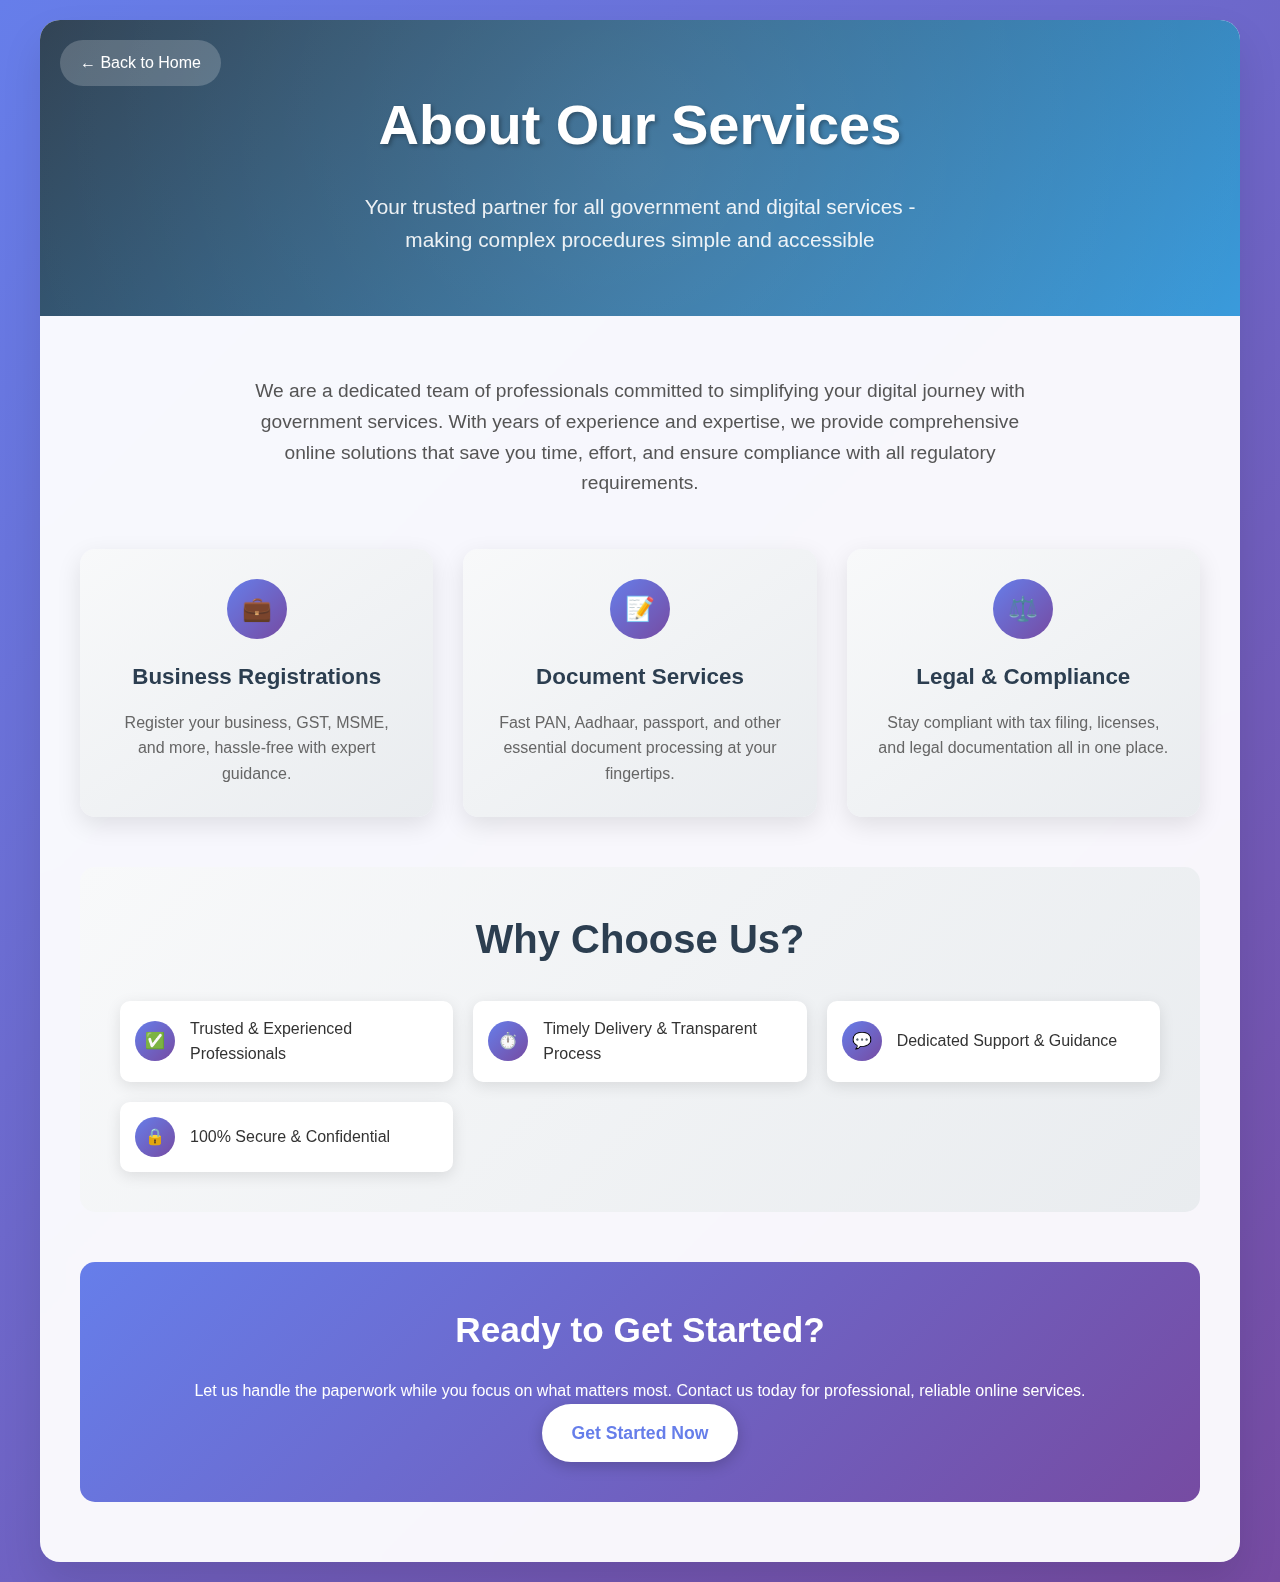
<file: about.html>
<!DOCTYPE html>
<html lang="en">
<head>
    <script async src="https://pagead2.googlesyndication.com/pagead/js/adsbygoogle.js?client=ca-pub-9009969511217319" crossorigin="anonymous"></script>
    <script>
        (adsbygoogle = window.adsbygoogle || []).push({
            google_ad_client: "ca-pub-9009969511217319",
            enable_page_level_ads: true
        });
    </script>
    <meta charset="UTF-8">
    <meta name="viewport" content="width=device-width, initial-scale=1.0">
    <title>About Us - Online Services</title>
    <style>
        * { margin: 0; padding: 0; box-sizing: border-box; }

        body {
            font-family: 'Segoe UI', Tahoma, Geneva, Verdana, sans-serif;
            line-height: 1.6;
            color: #333;
            background: linear-gradient(135deg, #667eea 0%, #764ba2 100%);
            min-height: 100vh;
            padding: 20px;
        }

        .about-container {
            max-width: 1200px;
            margin: 0 auto;
            background: rgba(255, 255, 255, 0.95);
            backdrop-filter: blur(10px);
            border-radius: 20px;
            box-shadow: 0 20px 40px rgba(0, 0, 0, 0.1);
            overflow: hidden;
            animation: fadeInUp 0.8s ease-out;
        }

        @keyframes fadeInUp {
            from { opacity: 0; transform: translateY(30px);}
            to   { opacity: 1; transform: translateY(0);}
        }

        .hero-section {
            background: linear-gradient(135deg, #2c3e50 0%, #3498db 100%);
            color: white;
            padding: 60px 40px;
            text-align: center;
            position: relative;
            overflow: hidden;
        }

        .hero-section::before {
            content: '';
            position: absolute;
            top: -50%;
            left: -50%;
            width: 200%;
            height: 200%;
            background: radial-gradient(circle, rgba(255,255,255,0.1) 0%, transparent 70%);
            animation: rotate 20s linear infinite;
        }

        @keyframes rotate {
            0% { transform: rotate(0deg);}
            100%{ transform: rotate(360deg);}
        }

        .hero-content {
            position: relative;
            z-index: 1;
        }

        .hero-section h1 {
            font-size: 3.5rem;
            font-weight: 700;
            margin-bottom: 20px;
            text-shadow: 2px 2px 4px rgba(0,0,0,0.3);
        }

        .hero-section p {
            font-size: 1.3rem;
            opacity: 0.9;
            max-width: 600px;
            margin: 0 auto;
        }

        .nav-back {
            position: absolute;
            top: 20px;
            left: 20px;
            background: rgba(255, 255, 255, 0.2);
            color: white;
            padding: 10px 20px;
            text-decoration: none;
            border-radius: 25px;
            transition: all 0.3s ease;
            z-index: 2;
            cursor: pointer;
            font-size: 1rem;
        }

        .nav-back:hover, .nav-back:focus {
            background: rgba(255, 255, 255, 0.3);
            transform: translateX(-5px);
            color: #fff;
            text-decoration: none;
        }

        .content-section { padding: 60px 40px; }

        .intro-text {
            font-size: 1.2rem;
            text-align: center;
            margin-bottom: 50px;
            color: #555;
            max-width: 800px;
            margin-left: auto;
            margin-right: auto;
        }

        .services-grid {
            display: grid;
            grid-template-columns: repeat(auto-fit, minmax(300px, 1fr));
            gap: 30px;
            margin-bottom: 50px;
        }

        .service-card {
            background: linear-gradient(145deg, #f8f9fa, #e9ecef);
            border-radius: 15px;
            padding: 30px;
            text-align: center;
            box-shadow: 0 8px 25px rgba(0, 0, 0, 0.1);
            transition: all 0.3s ease;
            position: relative;
            overflow: hidden;
        }

        .service-card::before {
            content: '';
            position: absolute;
            top: 0;
            left: -100%;
            width: 100%;
            height: 100%;
            background: linear-gradient(90deg, transparent, rgba(255,255,255,0.4), transparent);
            transition: left 0.5s;
        }

        .service-card:hover::before {
            left: 100%;
        }

        .service-card:hover {
            transform: translateY(-10px);
            box-shadow: 0 15px 35px rgba(0, 0, 0, 0.15);
        }

        .service-icon {
            width: 60px;
            height: 60px;
            background: linear-gradient(135deg, #667eea, #764ba2);
            border-radius: 50%;
            margin: 0 auto 20px;
            display: flex;
            align-items: center;
            justify-content: center;
            font-size: 24px;
            color: white;
        }

        .service-card h3 {
            font-size: 1.4rem;
            margin-bottom: 15px;
            color: #2c3e50;
        }

        .service-card p { color: #666; line-height: 1.6; }

        .why-choose-us {
            background: linear-gradient(135deg, #f8f9fa 0%, #e9ecef 100%);
            border-radius: 15px;
            padding: 40px;
            margin-top: 50px;
        }

        .why-choose-us h2 {
            text-align: center;
            font-size: 2.5rem;
            color: #2c3e50;
            margin-bottom: 30px;
        }

        .features-list {
            display: grid;
            grid-template-columns: repeat(auto-fit, minmax(250px, 1fr));
            gap: 20px;
        }

        .feature-item {
            display: flex;
            align-items: center;
            padding: 15px;
            background: white;
            border-radius: 10px;
            box-shadow: 0 4px 15px rgba(0, 0, 0, 0.1);
            transition: transform 0.3s ease;
        }

        .feature-item:hover {
            transform: scale(1.05);
        }

        .feature-icon {
            width: 40px;
            height: 40px;
            background: linear-gradient(135deg, #667eea, #764ba2);
            border-radius: 50%;
            display: flex;
            align-items: center;
            justify-content: center;
            color: white;
            margin-right: 15px;
            flex-shrink: 0;
        }

        .cta-section {
            text-align: center;
            margin-top: 50px;
            padding: 40px;
            background: linear-gradient(135deg, #667eea 0%, #764ba2 100%);
            border-radius: 15px;
            color: white;
        }

        .cta-section h2 {
            font-size: 2.2rem;
            margin-bottom: 20px;
        }

        .cta-button {
            display: inline-block;
            padding: 15px 30px;
            background: white;
            color: #667eea;
            text-decoration: none;
            border-radius: 30px;
            font-weight: 600;
            font-size: 1.1rem;
            transition: all 0.3s ease;
            box-shadow: 0 4px 15px rgba(0, 0, 0, 0.2);
        }

        .cta-button:hover {
            transform: translateY(-3px);
            box-shadow: 0 8px 25px rgba(0, 0, 0, 0.3);
        }

        @media (max-width: 768px) {
            .hero-section h1 { font-size: 2.5rem; }
            .hero-section p { font-size: 1.1rem; }
            .content-section { padding: 40px 20px; }
            .services-grid { grid-template-columns: 1fr; }
        }
    </style>
</head>
<body>
    <div class="about-container">
        <div class="hero-section">
            <!-- Back to Home button: direct link, no JS -->
            <a href="js-blog.html" class="nav-back">← Back to Home</a>
            <div class="hero-content">
                <h1>About Our Services</h1>
                <p>Your trusted partner for all government and digital services - making complex procedures simple and accessible</p>
            </div>
        </div>

        <div class="content-section">
            <div class="intro-text">
                <p>We are a dedicated team of professionals committed to simplifying your digital journey with government services. With years of experience and expertise, we provide comprehensive online solutions that save you time, effort, and ensure compliance with all regulatory requirements.</p>
            </div>

            <div class="services-grid">
                <div class="service-card">
                    <div class="service-icon">💼</div>
                    <h3>Business Registrations</h3>
                    <p>Register your business, GST, MSME, and more, hassle-free with expert guidance.</p>
                </div>
                <div class="service-card">
                    <div class="service-icon">📝</div>
                    <h3>Document Services</h3>
                    <p>Fast PAN, Aadhaar, passport, and other essential document processing at your fingertips.</p>
                </div>
                <div class="service-card">
                    <div class="service-icon">⚖️</div>
                    <h3>Legal & Compliance</h3>
                    <p>Stay compliant with tax filing, licenses, and legal documentation all in one place.</p>
                </div>
            </div>

            <div class="why-choose-us">
                <h2>Why Choose Us?</h2>
                <div class="features-list">
                    <div class="feature-item">
                        <div class="feature-icon">✅</div>
                        <span>Trusted & Experienced Professionals</span>
                    </div>
                    <div class="feature-item">
                        <div class="feature-icon">⏱️</div>
                        <span>Timely Delivery & Transparent Process</span>
                    </div>
                    <div class="feature-item">
                        <div class="feature-icon">💬</div>
                        <span>Dedicated Support & Guidance</span>
                    </div>
                    <div class="feature-item">
                        <div class="feature-icon">🔒</div>
                        <span>100% Secure & Confidential</span>
                    </div>
                </div>
            </div>

            <div class="cta-section">
                <h2>Ready to Get Started?</h2>
                <p>Let us handle the paperwork while you focus on what matters most. Contact us today for professional, reliable online services.</p>
                <a href="contact.html" class="cta-button">Get Started Now</a>
            </div>
        </div>
    </div>
</body>
</html>
</file>
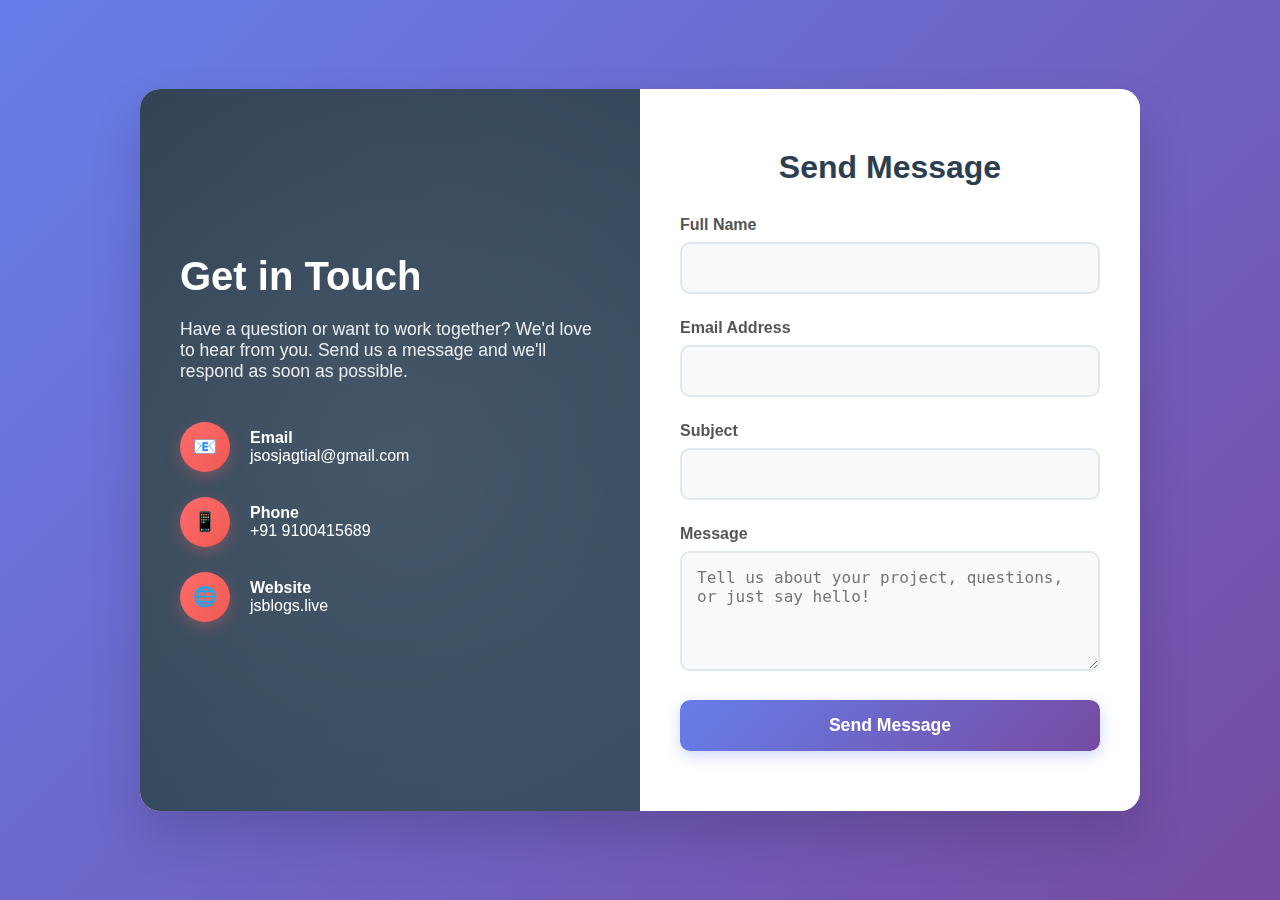
<file: contact.html>
<!DOCTYPE html>
<html lang="en">
<head>
    <meta charset="UTF-8">
    <meta name="viewport" content="width=device-width, initial-scale=1.0">
    <title>Contact Us - JS Blogs</title>
    <style>
        * {
            margin: 0;
            padding: 0;
            box-sizing: border-box;
        }

        body {
            font-family: 'Segoe UI', Tahoma, Geneva, Verdana, sans-serif;
            background: linear-gradient(135deg, #667eea 0%, #764ba2 100%);
            min-height: 100vh;
            display: flex;
            align-items: center;
            justify-content: center;
            padding: 20px;
        }

        .nav-back {
            position: absolute;
            top: 30px;
            left: 30px;
            color: white;
            text-decoration: none;
            font-size: 1.1rem;
            font-weight: 600;
            padding: 12px 20px;
            background: rgba(255, 255, 255, 0.2);
            border-radius: 25px;
            backdrop-filter: blur(10px);
            transition: all 0.3s ease;
            z-index: 100;
            border: 1px solid rgba(255, 255, 255, 0.3);
        }

        .nav-back:hover {
            background: rgba(255, 255, 255, 0.3);
            transform: translateY(-2px);
            box-shadow: 0 5px 15px rgba(0, 0, 0, 0.2);
        }

        .contact-container {
            background: rgba(255, 255, 255, 0.95);
            backdrop-filter: blur(10px);
            border-radius: 20px;
            box-shadow: 0 25px 50px rgba(0, 0, 0, 0.15);
            max-width: 1000px;
            width: 100%;
            overflow: hidden;
            display: grid;
            grid-template-columns: 1fr 1fr;
            min-height: 600px;
        }

        .contact-info {
            background: linear-gradient(135deg, #2c3e50 0%, #34495e 100%);
            color: white;
            padding: 60px 40px;
            display: flex;
            flex-direction: column;
            justify-content: center;
            position: relative;
            overflow: hidden;
        }

        .contact-info::before {
            content: '';
            position: absolute;
            top: -50%;
            right: -50%;
            width: 200%;
            height: 200%;
            background: radial-gradient(circle, rgba(255,255,255,0.1) 0%, transparent 70%);
            animation: float 6s ease-in-out infinite;
        }

        @keyframes float {
            0%, 100% { transform: translate(0, 0) rotate(0deg); }
            50% { transform: translate(-20px, -20px) rotate(180deg); }
        }

        .contact-info h2 {
            font-size: 2.5rem;
            margin-bottom: 20px;
            color: #fff;
            z-index: 1;
            position: relative;
        }

        .contact-info p {
            font-size: 1.1rem;
            margin-bottom: 40px;
            opacity: 0.9;
            z-index: 1;
            position: relative;
        }

        .contact-item {
            display: flex;
            align-items: center;
            margin-bottom: 25px;
            z-index: 1;
            position: relative;
            transition: transform 0.3s ease;
        }

        .contact-item:hover {
            transform: translateX(10px);
        }

        .contact-icon {
            width: 50px;
            height: 50px;
            background: linear-gradient(135deg, #ff6b6b, #ee5a52);
            border-radius: 50%;
            display: flex;
            align-items: center;
            justify-content: center;
            margin-right: 20px;
            font-size: 1.2rem;
            box-shadow: 0 5px 15px rgba(255, 107, 107, 0.3);
        }

        .contact-form {
            padding: 60px 40px;
            background: white;
        }

        .form-title {
            font-size: 2rem;
            color: #2c3e50;
            margin-bottom: 30px;
            text-align: center;
        }

        .form-group {
            margin-bottom: 25px;
        }

        .form-group label {
            display: block;
            margin-bottom: 8px;
            color: #555;
            font-weight: 600;
        }

        .form-group input,
        .form-group textarea {
            width: 100%;
            padding: 15px;
            border: 2px solid #e1e8ed;
            border-radius: 10px;
            font-size: 1rem;
            transition: all 0.3s ease;
            background: #f8f9fa;
        }

        .form-group input:focus,
        .form-group textarea:focus {
            outline: none;
            border-color: #667eea;
            background: white;
            box-shadow: 0 0 0 3px rgba(102, 126, 234, 0.1);
            transform: translateY(-2px);
        }

        .form-group textarea {
            resize: vertical;
            min-height: 120px;
        }

        .submit-btn {
            width: 100%;
            padding: 15px;
            background: linear-gradient(135deg, #667eea 0%, #764ba2 100%);
            color: white;
            border: none;
            border-radius: 10px;
            font-size: 1.1rem;
            font-weight: 600;
            cursor: pointer;
            transition: all 0.3s ease;
            box-shadow: 0 5px 15px rgba(102, 126, 234, 0.3);
        }

        .submit-btn:hover {
            transform: translateY(-2px);
            box-shadow: 0 8px 25px rgba(102, 126, 234, 0.4);
        }

        .submit-btn:active {
            transform: translateY(0);
        }

        /* Responsive Design */
        @media (max-width: 768px) {
            .contact-container {
                grid-template-columns: 1fr;
                max-width: 500px;
            }
            
            .contact-info,
            .contact-form {
                padding: 40px 30px;
            }
            
            .contact-info h2 {
                font-size: 2rem;
            }
            
            .form-title {
                font-size: 1.5rem;
            }
        }

        /* Animation for page load */
        .contact-container {
            animation: slideUp 0.8s ease-out;
        }

        @keyframes slideUp {
            from {
                opacity: 0;
                transform: translateY(50px);
            }
            to {
                opacity: 1;
                transform: translateY(0);
            }
        }
    </style>
</head>
<body>
    <div class="contact-container">
        <div class="contact-info">
            <h2>Get in Touch</h2>
            <p>Have a question or want to work together? We'd love to hear from you. Send us a message and we'll respond as soon as possible.</p>
            
            <div class="contact-item">
                <div class="contact-icon">📧</div>
                <div>
                    <h4>Email</h4>
                    <a href="mailto:jsosjagtial@gmail.com" style="color: #fff; text-decoration: none;">jsosjagtial@gmail.com</a>
                </div>
            </div>
            
            <div class="contact-item">
                <div class="contact-icon">📱</div>
                <div>
                    <h4>Phone</h4>
                    <a href="tel:+919100415689" style="color: #fff; text-decoration: none;">+91 9100415689</a>
                </div>
            </div>
            
            <div class="contact-item">
                <div class="contact-icon">🌐</div>
                <div>
                    <h4>Website</h4>
                    <a href="https://jsblogs.live/" style="color: #fff; text-decoration: none;">jsblogs.live</a>
                </div>
            </div>
        </div>
        
        <div class="contact-form">
            <h2 class="form-title">Send Message</h2>
            <form id="contactForm">
                <div class="form-group">
                    <label for="name">Full Name</label>
                    <input type="text" id="name" name="name" required>
                </div>
                
                <div class="form-group">
                    <label for="email">Email Address</label>
                    <input type="email" id="email" name="email" required>
                </div>
                
                <div class="form-group">
                    <label for="subject">Subject</label>
                    <input type="text" id="subject" name="subject" required>
                </div>
                
                <div class="form-group">
                    <label for="message">Message</label>
                    <textarea id="message" name="message" placeholder="Tell us about your project, questions, or just say hello!" required></textarea>
                </div>
                
                <button type="submit" class="submit-btn">Send Message</button>
            </form>
        </div>
    </div>

    <script>
        document.getElementById('contactForm').addEventListener('submit', function(e) {
            e.preventDefault();
            
            // Get form data
            const formData = new FormData(this);
            const name = formData.get('name');
            const email = formData.get('email');
            const subject = formData.get('subject');
            const message = formData.get('message');
            
            // Create mailto link
            const mailtoLink = `mailto:jsosjagtial@gmail.com?subject=${encodeURIComponent(subject)}&body=${encodeURIComponent(`Name: ${name}\nEmail: ${email}\n\nMessage:\n${message}`)}`;
            
            // Open email client
            window.location.href = mailtoLink;
            
            // Show success message
            alert('Thank you for your message! Your email client should open now.');
            
            // Reset form
            this.reset();
        });

        // Add smooth scrolling and interaction effects
        document.querySelectorAll('.contact-item').forEach(item => {
            item.addEventListener('mouseenter', function() {
                this.style.transform = 'translateX(10px)';
            });
            
            item.addEventListener('mouseleave', function() {
                this.style.transform = 'translateX(0)';
            });
        });
    </script>
</body>
</html>
</file>
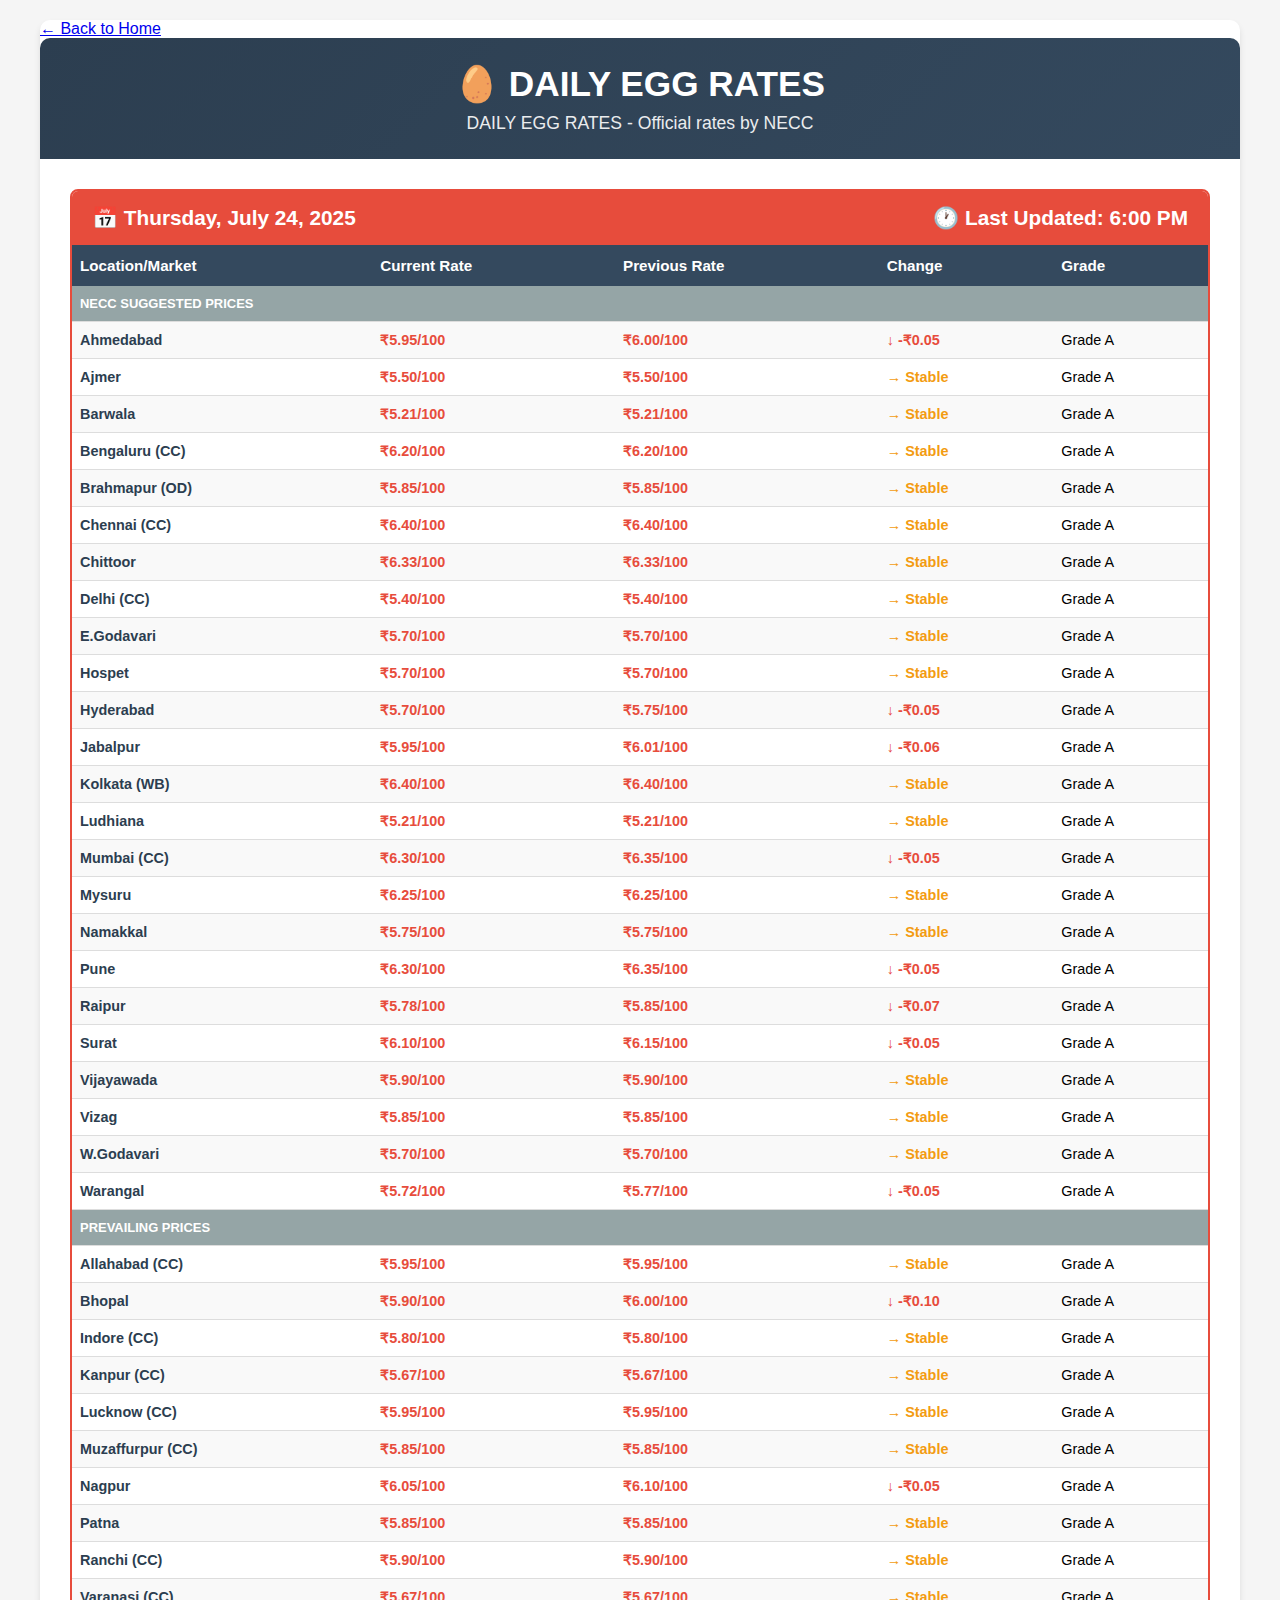
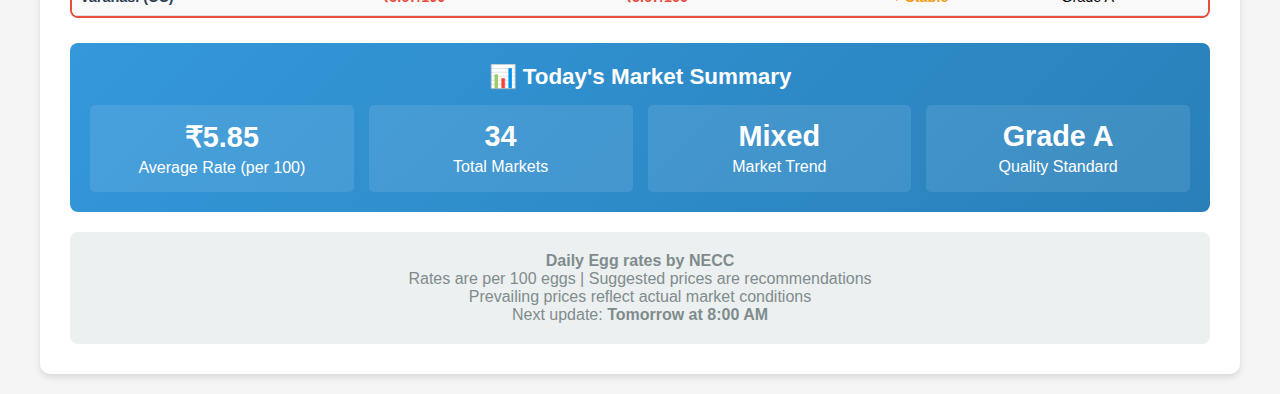
<file: Eggrates.html>
<!DOCTYPE html>
<html lang="en">
<head>
    <script async src="https://pagead2.googlesyndication.com/pagead/js/adsbygoogle.js?client=ca-pub-9009969511217319" crossorigin="anonymous"></script>
    <script>
        (adsbygoogle = window.adsbygoogle || []).push({
            google_ad_client: "ca-pub-9009969511217319",
            enable_page_level_ads: true
        });
    </script>
    <meta charset="UTF-8">
    <meta name="viewport" content="width=device-width, initial-scale=1.0">
    <title>Daily Egg Rates - Official</title>
    <style>
        * {
            margin: 0;
            padding: 0;
            box-sizing: border-box;
        }

        body {
            font-family: Arial, sans-serif;
            background-color: #f5f5f5;
            padding: 20px;
        }

        .container {
            max-width: 1200px;
            margin: 0 auto;
            background: white;
            border-radius: 10px;
            box-shadow: 0 4px 6px rgba(0,0,0,0.1);
        }

        .header {
            background: linear-gradient(135deg, #2c3e50, #34495e);
            color: white;
            text-align: center;
            padding: 25px;
            border-radius: 10px 10px 0 0;
        }

        .header h1 {
            font-size: 2.2em;
            margin-bottom: 8px;
        }

        .header p {
            font-size: 1.1em;
            opacity: 0.9;
        }

        .content {
            padding: 30px;
        }

        .date-section {
            margin-bottom: 25px;
            border: 2px solid #e74c3c;
            border-radius: 8px;
            overflow: hidden;
        }

        .date-header {
            background: #e74c3c;
            color: white;
            padding: 15px 20px;
            font-size: 1.3em;
            font-weight: bold;
            display: flex;
            justify-content: space-between;
            align-items: center;
        }

        .rates-table {
            width: 100%;
            border-collapse: collapse;
        }

        .rates-table th {
            background: #34495e;
            color: white;
            padding: 12px 8px;
            text-align: left;
            font-weight: bold;
            font-size: 0.95em;
        }

        .rates-table td {
            padding: 10px 8px;
            border-bottom: 1px solid #ddd;
            font-size: 0.9em;
        }

        .rates-table tr:nth-child(even) {
            background-color: #f9f9f9;
        }

        .rates-table tr:hover {
            background-color: #f1c40f;
            transition: background-color 0.3s;
        }

        .price {
            font-weight: bold;
            color: #e74c3c;
            font-size: 1em;
        }

        .location {
            font-weight: bold;
            color: #2c3e50;
            min-width: 120px;
        }

        .trend {
            font-weight: bold;
            font-size: 0.85em;
        }

        .trend.up {
            color: #27ae60;
        }

        .trend.down {
            color: #e74c3c;
        }

        .trend.stable {
            color: #f39c12;
        }

        .summary-box {
            background: linear-gradient(135deg, #3498db, #2980b9);
            color: white;
            padding: 20px;
            border-radius: 8px;
            margin-top: 20px;
            text-align: center;
        }

        .summary-box h3 {
            margin-bottom: 15px;
            font-size: 1.4em;
        }

        .summary-stats {
            display: grid;
            grid-template-columns: repeat(auto-fit, minmax(200px, 1fr));
            gap: 15px;
            margin-top: 15px;
        }

        .stat-item {
            background: rgba(255,255,255,0.1);
            padding: 15px;
            border-radius: 5px;
            text-align: center;
        }

        .stat-value {
            font-size: 1.8em;
            font-weight: bold;
            margin-bottom: 5px;
        }

        .footer-info {
            background: #ecf0f1;
            padding: 20px;
            margin-top: 20px;
            border-radius: 8px;
            text-align: center;
            color: #7f8c8d;
        }

        .section-divider {
            background: #95a5a6;
            color: white;
            padding: 8px 15px;
            font-weight: bold;
            font-size: 0.9em;
        }

        @media (max-width: 768px) {
            .rates-table {
                font-size: 0.8em;
            }
            
            .rates-table th,
            .rates-table td {
                padding: 6px 4px;
            }
            
            .date-header {
                font-size: 1.1em;
                flex-direction: column;
                gap: 5px;
            }
        }
    </style>
</head>
<body>
    <div class="container">
        <div class="hero-section">
            <!-- Back to Home button: direct link, no JS -->
            <a href="js blog.html" class="nav-back">← Back to Home</a>
            <div class="hero-content">
        <div class="header">
            <h1>🥚 DAILY EGG RATES</h1>
            <p> DAILY EGG RATES - Official rates by NECC</p>
        </div>

        <div class="content">
            <!-- TODAY'S RATES - UPDATE DAILY -->
            <div class="date-section">
                <div class="date-header">
                    <span>📅 Thursday, July 24, 2025</span>
                    <span>🕐 Last Updated: 6:00 PM</span>
                </div>
                <table class="rates-table">
                    <thead>
                        <tr>
                            <th>Location/Market</th>
                            <th>Current Rate</th>
                            <th>Previous Rate</th>
                            <th>Change</th>
                            <th>Grade</th>
                        </tr>
                    </thead>
                    <tbody>
                        <!-- NECC SUGGESTED PRICES SECTION -->
                        <tr class="section-divider">
                            <td colspan="5" class="section-divider">NECC SUGGESTED PRICES</td>
                        </tr>
                        <tr>
                            <td class="location">Ahmedabad</td>
                            <td class="price">₹5.95/100</td>
                            <td class="price">₹6.00/100</td>
                            <td class="trend down">↓ -₹0.05</td>
                            <td>Grade A</td>
                        </tr>
                        <tr>
                            <td class="location">Ajmer</td>
                            <td class="price">₹5.50/100</td>
                            <td class="price">₹5.50/100</td>
                            <td class="trend stable">→ Stable</td>
                            <td>Grade A</td>
                        </tr>
                        <tr>
                            <td class="location">Barwala</td>
                            <td class="price">₹5.21/100</td>
                            <td class="price">₹5.21/100</td>
                            <td class="trend stable">→ Stable</td>
                            <td>Grade A</td>
                        </tr>
                        <tr>
                            <td class="location">Bengaluru (CC)</td>
                            <td class="price">₹6.20/100</td>
                            <td class="price">₹6.20/100</td>
                            <td class="trend stable">→ Stable</td>
                            <td>Grade A</td>
                        </tr>
                        <tr>
                            <td class="location">Brahmapur (OD)</td>
                            <td class="price">₹5.85/100</td>
                            <td class="price">₹5.85/100</td>
                            <td class="trend stable">→ Stable</td>
                            <td>Grade A</td>
                        </tr>
                        <tr>
                            <td class="location">Chennai (CC)</td>
                            <td class="price">₹6.40/100</td>
                            <td class="price">₹6.40/100</td>
                            <td class="trend stable">→ Stable</td>
                            <td>Grade A</td>
                        </tr>
                        <tr>
                            <td class="location">Chittoor</td>
                            <td class="price">₹6.33/100</td>
                            <td class="price">₹6.33/100</td>
                            <td class="trend stable">→ Stable</td>
                            <td>Grade A</td>
                        </tr>
                        <tr>
                            <td class="location">Delhi (CC)</td>
                            <td class="price">₹5.40/100</td>
                            <td class="price">₹5.40/100</td>
                            <td class="trend stable">→ Stable</td>
                            <td>Grade A</td>
                        </tr>
                        <tr>
                            <td class="location">E.Godavari</td>
                            <td class="price">₹5.70/100</td>
                            <td class="price">₹5.70/100</td>
                            <td class="trend stable">→ Stable</td>
                            <td>Grade A</td>
                        </tr>
                        <tr>
                            <td class="location">Hospet</td>
                            <td class="price">₹5.70/100</td>
                            <td class="price">₹5.70/100</td>
                            <td class="trend stable">→ Stable</td>
                            <td>Grade A</td>
                        </tr>
                        <tr>
                            <td class="location">Hyderabad</td>
                            <td class="price">₹5.70/100</td>
                            <td class="price">₹5.75/100</td>
                            <td class="trend down">↓ -₹0.05</td>
                            <td>Grade A</td>
                        </tr>
                        <tr>
                            <td class="location">Jabalpur</td>
                            <td class="price">₹5.95/100</td>
                            <td class="price">₹6.01/100</td>
                            <td class="trend down">↓ -₹0.06</td>
                            <td>Grade A</td>
                        </tr>
                        <tr>
                            <td class="location">Kolkata (WB)</td>
                            <td class="price">₹6.40/100</td>
                            <td class="price">₹6.40/100</td>
                            <td class="trend stable">→ Stable</td>
                            <td>Grade A</td>
                        </tr>
                        <tr>
                            <td class="location">Ludhiana</td>
                            <td class="price">₹5.21/100</td>
                            <td class="price">₹5.21/100</td>
                            <td class="trend stable">→ Stable</td>
                            <td>Grade A</td>
                        </tr>
                        <tr>
                            <td class="location">Mumbai (CC)</td>
                            <td class="price">₹6.30/100</td>
                            <td class="price">₹6.35/100</td>
                            <td class="trend down">↓ -₹0.05</td>
                            <td>Grade A</td>
                        </tr>
                        <tr>
                            <td class="location">Mysuru</td>
                            <td class="price">₹6.25/100</td>
                            <td class="price">₹6.25/100</td>
                            <td class="trend stable">→ Stable</td>
                            <td>Grade A</td>
                        </tr>
                        <tr>
                            <td class="location">Namakkal</td>
                            <td class="price">₹5.75/100</td>
                            <td class="price">₹5.75/100</td>
                            <td class="trend stable">→ Stable</td>
                            <td>Grade A</td>
                        </tr>
                        <tr>
                            <td class="location">Pune</td>
                            <td class="price">₹6.30/100</td>
                            <td class="price">₹6.35/100</td>
                            <td class="trend down">↓ -₹0.05</td>
                            <td>Grade A</td>
                        </tr>
                        <tr>
                            <td class="location">Raipur</td>
                            <td class="price">₹5.78/100</td>
                            <td class="price">₹5.85/100</td>
                            <td class="trend down">↓ -₹0.07</td>
                            <td>Grade A</td>
                        </tr>
                        <tr>
                            <td class="location">Surat</td>
                            <td class="price">₹6.10/100</td>
                            <td class="price">₹6.15/100</td>
                            <td class="trend down">↓ -₹0.05</td>
                            <td>Grade A</td>
                        </tr>
                        <tr>
                            <td class="location">Vijayawada</td>
                            <td class="price">₹5.90/100</td>
                            <td class="price">₹5.90/100</td>
                            <td class="trend stable">→ Stable</td>
                            <td>Grade A</td>
                        </tr>
                        <tr>
                            <td class="location">Vizag</td>
                            <td class="price">₹5.85/100</td>
                            <td class="price">₹5.85/100</td>
                            <td class="trend stable">→ Stable</td>
                            <td>Grade A</td>
                        </tr>
                        <tr>
                            <td class="location">W.Godavari</td>
                            <td class="price">₹5.70/100</td>
                            <td class="price">₹5.70/100</td>
                            <td class="trend stable">→ Stable</td>
                            <td>Grade A</td>
                        </tr>
                        <tr>
                            <td class="location">Warangal</td>
                            <td class="price">₹5.72/100</td>
                            <td class="price">₹5.77/100</td>
                            <td class="trend down">↓ -₹0.05</td>
                            <td>Grade A</td>
                        </tr>

                        <!-- PREVAILING PRICES SECTION -->
                        <tr class="section-divider">
                            <td colspan="5" class="section-divider">PREVAILING PRICES</td>
                        </tr>
                        <tr>
                            <td class="location">Allahabad (CC)</td>
                            <td class="price">₹5.95/100</td>
                            <td class="price">₹5.95/100</td>
                            <td class="trend stable">→ Stable</td>
                            <td>Grade A</td>
                        </tr>
                        <tr>
                            <td class="location">Bhopal</td>
                            <td class="price">₹5.90/100</td>
                            <td class="price">₹6.00/100</td>
                            <td class="trend down">↓ -₹0.10</td>
                            <td>Grade A</td>
                        </tr>
                        <tr>
                            <td class="location">Indore (CC)</td>
                            <td class="price">₹5.80/100</td>
                            <td class="price">₹5.80/100</td>
                            <td class="trend stable">→ Stable</td>
                            <td>Grade A</td>
                        </tr>
                        <tr>
                            <td class="location">Kanpur (CC)</td>
                            <td class="price">₹5.67/100</td>
                            <td class="price">₹5.67/100</td>
                            <td class="trend stable">→ Stable</td>
                            <td>Grade A</td>
                        </tr>
                        <tr>
                            <td class="location">Lucknow (CC)</td>
                            <td class="price">₹5.95/100</td>
                            <td class="price">₹5.95/100</td>
                            <td class="trend stable">→ Stable</td>
                            <td>Grade A</td>
                        </tr>
                        <tr>
                            <td class="location">Muzaffurpur (CC)</td>
                            <td class="price">₹5.85/100</td>
                            <td class="price">₹5.85/100</td>
                            <td class="trend stable">→ Stable</td>
                            <td>Grade A</td>
                        </tr>
                        <tr>
                            <td class="location">Nagpur</td>
                            <td class="price">₹6.05/100</td>
                            <td class="price">₹6.10/100</td>
                            <td class="trend down">↓ -₹0.05</td>
                            <td>Grade A</td>
                        </tr>
                        <tr>
                            <td class="location">Patna</td>
                            <td class="price">₹5.85/100</td>
                            <td class="price">₹5.85/100</td>
                            <td class="trend stable">→ Stable</td>
                            <td>Grade A</td>
                        </tr>
                        <tr>
                            <td class="location">Ranchi (CC)</td>
                            <td class="price">₹5.90/100</td>
                            <td class="price">₹5.90/100</td>
                            <td class="trend stable">→ Stable</td>
                            <td>Grade A</td>
                        </tr>
                        <tr>
                            <td class="location">Varanasi (CC)</td>
                            <td class="price">₹5.67/100</td>
                            <td class="price">₹5.67/100</td>
                            <td class="trend stable">→ Stable</td>
                            <td>Grade A</td>
                        </tr>
                    </tbody>
                </table>
            </div>

            <div class="summary-box">
                <h3>📊 Today's Market Summary</h3>
                <div class="summary-stats">
                    <div class="stat-item">
                        <div class="stat-value">₹5.85</div>
                        <div>Average Rate (per 100)</div>
                    </div>
                    <div class="stat-item">
                        <div class="stat-value">34</div>
                        <div>Total Markets</div>
                    </div>
                    <div class="stat-item">
                        <div class="stat-value">Mixed</div>
                        <div>Market Trend</div>
                    </div>
                    <div class="stat-item">
                        <div class="stat-value">Grade A</div>
                        <div>Quality Standard</div>
                    </div>
                </div>
            </div>

            <div class="footer-info">
                <p><strong>Daily Egg rates by NECC</strong></p>
                <p>Rates are per 100 eggs | Suggested prices are recommendations</p>
                <p>Prevailing prices reflect actual market conditions</p>
                <p>Next update: <strong>Tomorrow at 8:00 AM</strong></p>
            </div>
        </div>
    </div>

    <script>
        // Add current date automatically
        function updateDates() {
            const today = new Date();
            const options = { 
                weekday: 'long', 
                year: 'numeric', 
                month: 'long', 
                day: 'numeric' 
            };
            
            console.log('Today:', today.toLocaleDateString('en-US', options));
        }
        
        updateDates();
    </script>
</body>
</html>
</file>
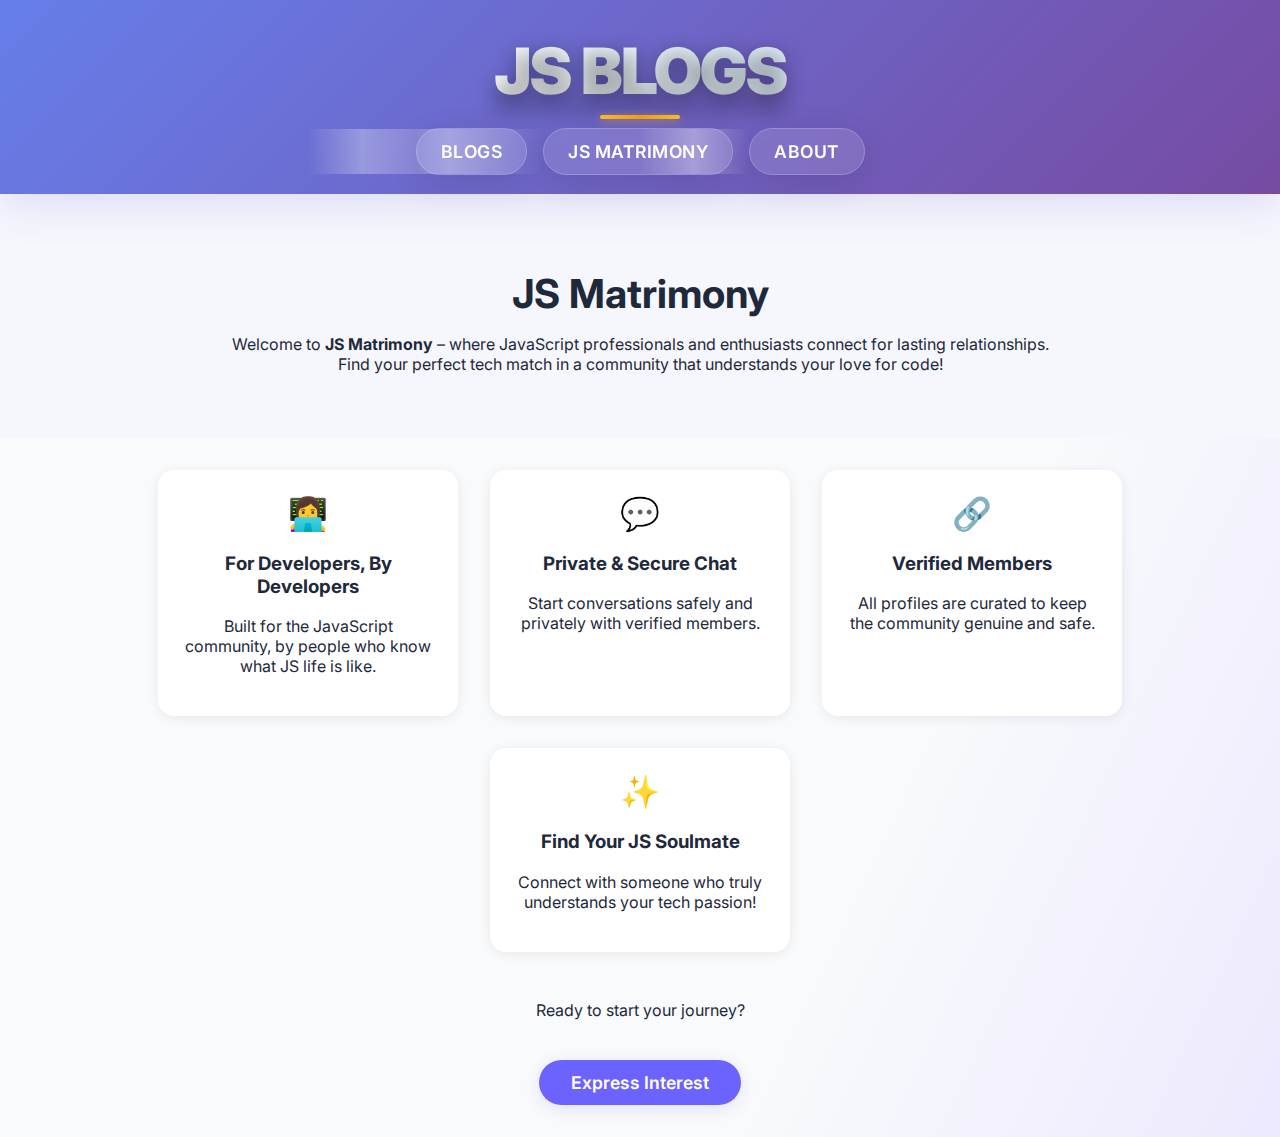
<file: jsmatrimony.html>
<!DOCTYPE html>
<html lang="en">
<head>
    <meta charset="UTF-8">
    <title>JS Matrimony | Find Your JavaScript Soulmate</title>
    <meta name="viewport" content="width=device-width, initial-scale=1.0">
    <link href="https://fonts.googleapis.com/css2?family=Inter:wght@400;600;700;900&display=swap" rel="stylesheet">
    <link rel="stylesheet" href="styles.css">
    <style>
        .matrimony-hero {
            background: #f6f7fc;
            padding: 3rem 1rem;
            text-align: center;
        }
        .matrimony-hero h1 {
            font-size: 2.5rem;
            margin-bottom: 1rem;
        }
        .matrimony-features {
            display: flex;
            flex-wrap: wrap;
            justify-content: center;
            gap: 2rem;
            margin: 2rem 0;
        }
        .matrimony-feature {
            background: #fff;
            padding: 1.5rem;
            border-radius: 1rem;
            box-shadow: 0 2px 12px rgba(0,0,0,0.075);
            max-width: 300px;
            text-align: center;
        }
        .matrimony-cta {
            margin: 3rem 0 2rem 0;
            text-align: center;
        }
        .matrimony-cta .cta-button {
            background: #6c63ff;
            color: #fff;
            padding: 0.75rem 2rem;
            border-radius: 30px;
            text-decoration: none;
            font-weight: 600;
            font-size: 1.1rem;
            box-shadow: 0 4px 16px rgba(108,99,255,0.15);
            transition: background 0.2s;
        }
        .matrimony-cta .cta-button:hover {
            background: #574fd6;
        }
    </style>
</head>
<body>
    <nav class="navbar" id="navbar">
        <div class="nav-container">
            <div class="logo"><a href="index.html">JS BLOGS</a></div>
            <ul class="nav-links" id="navLinks">
                <li><a href="index.html#blogs">Blogs</a></li>
                <li><a href="jsmatrimony.html">JS Matrimony</a></li>
                <li><a href="about.html">About</a></li>
            </ul>
        </div>
    </nav>
    <main>
        <section class="matrimony-hero">
            <h1>JS Matrimony</h1>
            <p>
                Welcome to <b>JS Matrimony</b> – where JavaScript professionals and enthusiasts connect for lasting relationships.<br>
                Find your perfect tech match in a community that understands your love for code!
            </p>
        </section>
        <section class="matrimony-features">
            <div class="matrimony-feature">
                <span style="font-size:2em;">👩‍💻</span>
                <h3>For Developers, By Developers</h3>
                <p>Built for the JavaScript community, by people who know what JS life is like.</p>
            </div>
            <div class="matrimony-feature">
                <span style="font-size:2em;">💬</span>
                <h3>Private & Secure Chat</h3>
                <p>Start conversations safely and privately with verified members.</p>
            </div>
            <div class="matrimony-feature">
                <span style="font-size:2em;">🔗</span>
                <h3>Verified Members</h3>
                <p>All profiles are curated to keep the community genuine and safe.</p>
            </div>
            <div class="matrimony-feature">
                <span style="font-size:2em;">✨</span>
                <h3>Find Your JS Soulmate</h3>
                <p>Connect with someone who truly understands your tech passion!</p>
            </div>
        </section>
        <section class="matrimony-cta">
            <p>Ready to start your journey?</p>
            <a href="mailto:contact@jsblogs.com?subject=JS Matrimony Signup" class="cta-button">Express Interest</a>
        </section>
    </main>
</body>
</html>
</file>
<file: styles.css>
body {
    font-family: 'Inter', Arial, sans-serif;
    background: linear-gradient(115deg, #f8fafc 70%, #ede9fe 100%);
    color: #1e293b;
    margin: 0;
}

/* NAVBAR */
.navbar {
    background: linear-gradient(135deg, #667eea 0%, #764ba2 50%, #667eea 100%);
    background-size: 200% 200%;
    animation: gradientShift 8s ease infinite;
    color: white;
    padding: 2rem 0;
    position: sticky;
    top: 0;
    z-index: 10;
    box-shadow: 0 10px 40px rgba(79, 70, 229, 0.15);
    backdrop-filter: blur(10px);
}

@keyframes gradientShift {
    0% { background-position: 0% 50%; }
    50% { background-position: 100% 50%; }
    100% { background-position: 0% 50%; }
}
.nav-container {
    max-width: 1200px;
    margin: 0 auto;
    padding: 0 2rem;
    display: flex;
    flex-direction: column;  /* Stack items vertically */
    align-items: center;     /* Center everything horizontally */
    gap: 1rem;              /* Add space between logo and nav */
}
.nav-bottom {
    display: flex;
    align-items: center;
    justify-content: center;
    gap: 2rem;
    flex-wrap: wrap;        /* Allow wrapping on smaller screens */
}
.logo {
    font-size: 4rem;           /* Much larger */
    font-weight: 900;
    letter-spacing: -2px;
    color: #fff;
    text-shadow: 0 6px 20px rgba(0, 0, 0, 0.4);
    margin-bottom: 1rem;
    background: linear-gradient(45deg, #fff, #f0f9ff, #e0f2fe);
    -webkit-background-clip: text;
    -webkit-text-fill-color: transparent;
    background-clip: text;
    position: relative;
    animation: logoGlow 3s ease-in-out infinite alternate;
}

.logo::after {
    content: '';
    position: absolute;
    bottom: -10px;
    left: 50%;
    transform: translateX(-50%);
    width: 80px;
    height: 4px;
    background: linear-gradient(90deg, #fbbf24, #f59e0b, #fbbf24);
    border-radius: 2px;
    box-shadow: 0 2px 10px rgba(251, 191, 36, 0.5);
}

@keyframes logoGlow {
    0% { filter: drop-shadow(0 0 5px rgba(255, 255, 255, 0.3)); }
    100% { filter: drop-shadow(0 0 20px rgba(255, 255, 255, 0.6)); }
}
.nav-links {
    list-style: none;
    display: flex;
    gap: 1rem;
    align-items: center;
    margin: 0;
    padding: 0;
    flex-wrap: wrap;
    justify-content: center;
}

.nav-links li a, .nav-links li button {
    color: #fff;
    background: rgba(255, 255, 255, 0.12);
    backdrop-filter: blur(10px);
    border: 1px solid rgba(255, 255, 255, 0.2);
    font-size: 1.1rem;
    font-weight: 600;
    cursor: pointer;
    padding: 12px 24px;
    border-radius: 30px;
    transition: all 0.4s cubic-bezier(0.175, 0.885, 0.32, 1.275);
    text-decoration: none;
    position: relative;
    overflow: hidden;
    box-shadow: 0 8px 32px rgba(0, 0, 0, 0.1);
    text-transform: uppercase;
    letter-spacing: 0.5px;
}

.nav-links li a::before, .nav-links li button::before {
    content: '';
    position: absolute;
    top: 0;
    left: -100%;
    width: 100%;
    height: 100%;
    background: linear-gradient(90deg, transparent, rgba(255, 255, 255, 0.3), transparent);
    transition: left 0.6s;
}

.nav-links li a:hover::before, .nav-links li button:hover::before {
    left: 100%;
}

.nav-links li a:hover, .nav-links li button:hover {
    transform: translateY(-3px) scale(1.05);
    box-shadow: 0 15px 40px rgba(0, 0, 0, 0.2);
    border-color: rgba(255, 255, 255, 0.5);
}

/* Individual attractive colors for each category */
.nav-links li:nth-child(1) a:hover { /* Blogs */
    background: linear-gradient(135deg, #667eea, #764ba2);
    box-shadow: 0 15px 40px rgba(102, 126, 234, 0.4);
}

.nav-links li:nth-child(2) a:hover { /* About */
    background: linear-gradient(135deg, #f093fb, #f5576c);
    box-shadow: 0 15px 40px rgba(240, 147, 251, 0.4);
}

.nav-links li:nth-child(3) a:hover { /* Eggrates */
    background: linear-gradient(135deg, #4facfe, #00f2fe);
    box-shadow: 0 15px 40px rgba(79, 172, 254, 0.4);
}

.nav-links li:nth-child(4) a:hover { /* JS Matrimony */
    background: linear-gradient(135deg, #43e97b, #38f9d7);
    box-shadow: 0 15px 40px rgba(67, 233, 123, 0.4);
}

.nav-links li:nth-child(5) a:hover, .nav-links li:nth-child(5) button:hover { /* Login */
    background: linear-gradient(135deg, #fa709a, #fee140);
    box-shadow: 0 15px 40px rgba(250, 112, 154, 0.4);
}

.nav-links li:nth-child(6) a:hover, .nav-links li:nth-child(6) button:hover { /* Register */
    background: linear-gradient(135deg, #a8edea, #fed6e3);
    box-shadow: 0 15px 40px rgba(168, 237, 234, 0.4);
}
.profile-chip {
    background: linear-gradient(135deg, #ede9fe, #ddd6fe);
    color: #4f46e5;
    padding: 8px 20px;
    border-radius: 25px;
    font-weight: 700;
    font-size: 1rem;
    box-shadow: 0 4px 15px rgba(165, 180, 252, 0.3);
    display: flex;
    align-items: center;
    gap: 0.5em;
    border: 1px solid rgba(255, 255, 255, 0.3);
    transition: all 0.3s ease;
}

.profile-chip:hover {
    transform: translateY(-1px);
    box-shadow: 0 6px 20px rgba(165, 180, 252, 0.4);
}

.profile-chip img {
    width: 28px;
    height: 28px;
    border-radius: 50%;
    margin-right: 0.4em;
    object-fit: cover;
    border: 2px solid rgba(255, 255, 255, 0.5);
}
/* HERO SECTION */
.hero {
    max-width: 900px;
    margin: 2.5rem auto 2rem auto;
    padding: 2.5rem 2rem 2rem 2rem;
    text-align: center;
    background: linear-gradient(120deg, #ede9fe 70%, #fff 100%);
    border-radius: 2rem;
    box-shadow: 0 10px 32px #a5b4fc1a, 0 1px 10px #a5b4fc0d;
}
.hero h1 {
    font-size: 2.8rem;
    font-weight: 900;
    margin-bottom: 1rem;
    background: linear-gradient(90deg, #4f46e5, #7c3aed, #22d3ee);
    -webkit-background-clip: text;
    -webkit-text-fill-color: transparent;
    background-clip: text;
}
.hero p {
    font-size: 1.28rem;
    color: #475569;
    font-weight: 500;
    margin-bottom: 2rem;
}
.hero-actions .btn-primary {
    background: linear-gradient(90deg, #4f46e5, #7c3aed);
    color: #fff;
    font-size: 1.2rem;
    font-weight: 700;
    padding: 0.9rem 2.6rem;
    border: none;
    border-radius: 2rem;
    cursor: pointer;
    transition: background 0.2s, box-shadow 0.2s;
    box-shadow: 0 4px 18px #4f46e524;
}
.hero-actions .btn-primary:hover {
    background: linear-gradient(90deg, #7c3aed, #4f46e5);
    box-shadow: 0 10px 24px #7c3aed33;
}

/* BLOG SECTION */
.blog-section {
    max-width: 1200px;
    margin: 0 auto;
    padding: 2.5rem 2rem 2rem 2rem;
    background: #fff;
    border-radius: 2rem;
    box-shadow: 0 10px 32px #a5b4fc11, 0 0.5px 4px #a5b4fc09;
    margin-bottom: 2.5rem;
}
.user-welcome {
    background: linear-gradient(90deg, #4f46e5, #7c3aed);
    color: white;
    padding: 1rem 1.3rem;
    border-radius: 1.2rem;
    margin-bottom: 2rem;
    text-align: center;
    font-weight: 700;
    font-size: 1.1rem;
    box-shadow: 0 4px 16px #7c3aed33;
}
.user-welcome .welcome-icon {
    font-size: 1.4rem;
    margin-right: 0.6rem;
}
.blog-section h2 {
    font-size: 2rem;
    font-weight: 900;
    background: linear-gradient(90deg, #4f46e5 65%, #7c3aed 100%);
    -webkit-background-clip: text;
    -webkit-text-fill-color: transparent;
    background-clip: text;
    margin-bottom: 1.7rem;
    letter-spacing: -0.5px;
    text-align: center;
}
.search-bar {
    background: linear-gradient(120deg, #f8fafc 90%, #ede9fe 100%);
    padding: 1.3rem 1.2rem;
    border-radius: 1rem;
    border: 1px solid #e0e7ff;
    margin-bottom: 2.2rem;
    display: flex;
    gap: 1rem;
    flex-wrap: wrap;
    align-items: center;
}
.search-bar input, .search-bar select {
    border: 2px solid #e0e7ff;
    border-radius: 12px;
    padding: 0.7rem 1.3rem;
    font-size: 1.05rem;
    font-weight: 500;
    min-width: 180px;
    flex: 1 1 240px;
    outline: none;
    transition: border-color 0.2s;
}
.search-bar input:focus, .search-bar select:focus {
    border-color: #7c3aed;
}

/* ======= ENHANCED BLOG CARDS - UPDATED DESIGN ======= */

/* Blog grid container */
#blogList, .blog-list {
    display: grid;
    grid-template-columns: repeat(auto-fit, minmax(350px, 1fr));
    gap: 2rem;
    padding: 2rem 0;
    max-width: 1200px;
    margin: 0 auto;
}

/* Enhanced Blog Card Styles */
.enhanced-blog-card {
    background: #ffffff;
    border-radius: 20px;
    box-shadow: 0 8px 32px rgba(0, 0, 0, 0.1);
    overflow: hidden;
    transition: all 0.4s cubic-bezier(0.4, 0, 0.2, 1);
    position: relative;
    opacity: 0;
    transform: translateY(30px);
    animation: cardSlideIn 0.6s ease-out forwards;
    animation-delay: var(--card-delay, 0s);
    cursor: pointer;
    border: 1px solid rgba(255, 255, 255, 0.2);
    height: fit-content;
}

@keyframes cardSlideIn {
    to {
        opacity: 1;
        transform: translateY(0);
    }
}

.enhanced-blog-card:hover {
    transform: translateY(-12px) scale(1.02);
    box-shadow: 0 20px 60px rgba(0, 0, 0, 0.15);
}

.enhanced-blog-card::before {
    content: '';
    position: absolute;
    top: 0;
    left: 0;
    right: 0;
    height: 4px;
    background: linear-gradient(90deg, #667eea 0%, #764ba2 100%);
    opacity: 0;
    transition: opacity 0.3s ease;
}

.enhanced-blog-card:hover::before {
    opacity: 1;
}

/* Card Image Container */
.card-image-container {
    position: relative;
    width: 100%;
    height: 220px;
    overflow: hidden;
}

.card-image {
    width: 100%;
    height: 100%;
    object-fit: cover;
    transition: transform 0.4s ease;
}

.enhanced-blog-card:hover .card-image {
    transform: scale(1.08);
}

/* Category Badge */
.category-badge {
    position: absolute;
    top: 16px;
    left: 16px;
    padding: 6px 14px;
    border-radius: 20px;
    color: white;
    font-size: 12px;
    font-weight: 600;
    text-transform: uppercase;
    letter-spacing: 0.5px;
    backdrop-filter: blur(10px);
    box-shadow: 0 4px 12px rgba(0, 0, 0, 0.2);
}

/* Reading Time */
.reading-time {
    position: absolute;
    top: 16px;
    right: 16px;
    background: rgba(0, 0, 0, 0.7);
    color: white;
    padding: 6px 12px;
    border-radius: 16px;
    font-size: 12px;
    font-weight: 500;
    backdrop-filter: blur(10px);
    display: flex;
    align-items: center;
    gap: 4px;
}

/* Card Content */
.card-content {
    padding: 24px;
    display: flex;
    flex-direction: column;
    gap: 1rem;
}

.card-header {
    display: flex;
    justify-content: space-between;
    align-items: flex-start;
    gap: 1rem;
}

.blog-title-enhanced {
    font-size: 1.4rem;
    font-weight: 700;
    line-height: 1.3;
    margin: 0;
    color: #1a1a1a;
    flex: 1;
    background: linear-gradient(135deg, #4f46e5 0%, #7c3aed 100%);
    -webkit-background-clip: text;
    -webkit-text-fill-color: transparent;
    background-clip: text;
}

.post-stats {
    display: flex;
    gap: 12px;
    flex-shrink: 0;
}

.stat-item {
    display: flex;
    align-items: center;
    gap: 4px;
    font-size: 12px;
    color: #666;
    background: #f8f9fa;
    padding: 4px 8px;
    border-radius: 12px;
    font-weight: 500;
}

.blog-excerpt-enhanced {
    color: #4a5568;
    line-height: 1.6;
    font-size: 14px;
    margin: 0;
    display: -webkit-box;
    -webkit-line-clamp: 3;
    -webkit-box-orient: vertical;
    overflow: hidden;
}

/* Card Footer */
.card-footer {
    margin-top: auto;
}

.post-meta {
    display: flex;
    justify-content: space-between;
    align-items: center;
    margin-bottom: 1rem;
    padding-bottom: 1rem;
    border-bottom: 1px solid #f0f0f0;
}

.author-info {
    display: flex;
    align-items: center;
    gap: 12px;
}

.author-avatar {
    width: 40px;
    height: 40px;
    border-radius: 50%;
    object-fit: cover;
    border: 2px solid #e2e8f0;
}

.author-details {
    display: flex;
    flex-direction: column;
    gap: 2px;
}

.author-name {
    font-weight: 600;
    color: #2d3748;
    font-size: 14px;
}

.post-date {
    font-size: 12px;
    color: #718096;
}

.card-actions {
    display: flex;
    gap: 8px;
}

.action-btn {
    background: #f7fafc;
    border: 1px solid #e2e8f0;
    border-radius: 8px;
    padding: 8px;
    cursor: pointer;
    transition: all 0.2s ease;
    display: flex;
    align-items: center;
    gap: 4px;
    font-size: 12px;
}

.action-btn:hover {
    background: #edf2f7;
    transform: translateY(-1px);
}

.bookmark-btn:hover { border-color: #f6ad55; }
.like-btn:hover { border-color: #fc8181; }
.share-btn:hover { border-color: #68d391; }

/* Read More Button */
.read-more-btn {
    width: 100%;
    background: linear-gradient(135deg, #4f46e5 0%, #7c3aed 100%);
    color: white;
    border: none;
    padding: 12px 24px;
    border-radius: 12px;
    font-weight: 600;
    cursor: pointer;
    transition: all 0.3s ease;
    display: flex;
    align-items: center;
    justify-content: center;
    gap: 8px;
    font-size: 0.95rem;
}

.read-more-btn:hover {
    background: linear-gradient(135deg, #5a67d8 0%, #6b46c1 100%);
    transform: translateY(-2px);
    box-shadow: 0 8px 25px rgba(102, 126, 234, 0.4);
}

.arrow-icon {
    transition: transform 0.3s ease;
}

.read-more-btn:hover .arrow-icon {
    transform: translateX(4px);
}

/* Card Hover Effect */
.card-hover-effect {
    position: absolute;
    top: 0;
    left: -100%;
    width: 100%;
    height: 100%;
    background: linear-gradient(90deg, transparent, rgba(255, 255, 255, 0.2), transparent);
    transition: left 0.5s ease;
}

.enhanced-blog-card:hover .card-hover-effect {
    left: 100%;
}

/* No posts container - Enhanced */
.no-posts-container {
    grid-column: 1 / -1;
    text-align: center;
    padding: 4rem 2rem;
    background: linear-gradient(135deg, #4f46e5 0%, #7c3aed 100%);
    border-radius: 20px;
    color: white;
}

.no-posts-icon {
    font-size: 4rem;
    margin-bottom: 1rem;
    opacity: 0.8;
}

.no-posts-container h3 {
    margin-bottom: 0.5rem;
    font-size: 1.5rem;
}

.no-posts-container p {
    opacity: 0.9;
    font-size: 1rem;
}

/* FALLBACK - Old Blog Card (keep for compatibility) */
.blog-card {
    background: linear-gradient(135deg, #f8fafc 78%, #ede9fe 100%);
    border-radius: 20px;
    border: 1px solid #e0e7ff;
    box-shadow: 0 4px 18px rgba(79, 70, 229, 0.09), 0 1.5px 4px rgba(0,0,0,0.04);
    padding: 2rem 1.5rem 1.2rem;
    position: relative;
    overflow: hidden;
    display: flex;
    flex-direction: column;
    min-height: 270px;
    transition: all 0.3s cubic-bezier(0.4,0,0.2,1);
    cursor: pointer;
}
.blog-card:hover {
    transform: translateY(-8px) scale(1.02);
    box-shadow: 0 12px 32px rgba(79, 70, 229, 0.13), 0 4px 12px rgba(0,0,0,0.06);
    border-color: #a5b4fc;
}
.blog-title {
    font-size: 1.35rem;
    font-weight: 800;
    color: #312e81;
    margin-bottom: 0.7rem;
    line-height: 1.3;
    letter-spacing: -0.25px;
}
.blog-excerpt {
    color: #52525b;
    font-size: 1.09rem;
    line-height: 1.65;
    margin-bottom: 1.3rem;
    flex: 1 1 auto;
}
.blog-meta {
    display: flex;
    justify-content: space-between;
    align-items: center;
    padding-top: 1.1rem;
    border-top: 1px solid #e0e7ff;
    font-size: 0.97rem;
    color: #7c3aed;
    font-weight: 500;
}
.read-more {
    background: linear-gradient(135deg, #4f46e5, #7c3aed);
    color: white;
    padding: 7px 18px;
    border-radius: 16px;
    font-weight: 600;
    font-size: 0.97rem;
    text-decoration: none;
    transition: all 0.2s;
    cursor: pointer;
    border: none;
    box-shadow: 0 2px 8px rgba(79, 70, 229, 0.12);
}
.read-more:hover {
    background: linear-gradient(135deg, #7c3aed, #4f46e5);
    transform: translateY(-2px) scale(1.06);
}

/* ======= RESPONSIVE MODAL DESIGN ======= */

/* Modal Overlay */
#articleModalOverlay, .modal-overlay {
    position: fixed;
    top: 0;
    left: 0;
    width: 100%;
    height: 100%;
    background: linear-gradient(135deg, rgba(79, 70, 229, 0.13), rgba(139, 92, 246, 0.11));
    backdrop-filter: blur(14px);
    -webkit-backdrop-filter: blur(14px);
    display: none;
    justify-content: center;
    align-items: flex-start;
    z-index: 1000;
    overflow-y: auto;
    padding: 20px;
}

#articleModalOverlay.active {
    display: flex;
}

/* Modal Container */
#articleModalOverlay .modal, .modal {
    background: linear-gradient(120deg, #f8fafc 85%, #ede9fe 100%);
    border-radius: 20px;
    max-width: 800px;
    width: 100%;
    max-height: 90vh;
    overflow-y: auto;
    position: relative;
    margin: auto;
    box-shadow: 0 20px 60px rgba(0, 0, 0, 0.3);
    animation: modalSlideIn 0.3s ease-out;
    padding: 2rem;
    border: 1px solid #e0e7ff;
}

@keyframes modalSlideIn {
    from {
        opacity: 0;
        transform: translateY(50px) scale(0.95);
    }
    to {
        opacity: 1;
        transform: translateY(0) scale(1);
    }
}

/* Modal Header */
.modal-header {
    padding-bottom: 1rem;
    border-bottom: 1px solid #f0f0f0;
    position: relative;
    margin-bottom: 2rem;
}

#articleImage {
    width: 100%;
    height: 250px;
    object-fit: cover;
    border-radius: 12px;
    margin-bottom: 1.5rem;
}

#articleTitle {
    font-size: 1.8rem;
    font-weight: 800;
    line-height: 1.3;
    margin: 0 0 1rem;
    color: #4f46e5;
    word-wrap: break-word;
}

.article-meta {
    display: flex;
    flex-wrap: wrap;
    gap: 1rem;
    align-items: center;
    font-size: 1rem;
    color: #7c3aed;
    font-weight: 500;
    padding-bottom: 1rem;
    border-bottom: 2px solid #e0e7ff;
}

.article-meta span {
    display: flex;
    align-items: center;
    gap: 0.5rem;
}

/* Close Button */
.modal-close, .close-btn {
    position: absolute;
    top: 15px;
    right: 15px;
    background: rgba(239, 68, 68, 0.1);
    border: none;
    border-radius: 12px;
    width: 40px;
    height: 40px;
    font-size: 1.5rem;
    color: #ef4444;
    cursor: pointer;
    transition: all 0.2s;
    display: flex;
    align-items: center;
    justify-content: center;
    z-index: 10;
}

.modal-close:hover, .close-btn:hover {
    background: rgba(239, 68, 68, 0.2);
    transform: scale(1.1);
}

/* Modal Content */
.modal-content {
    padding: 0;
}

#articleContent {
    font-size: 1.15rem;
    color: #312e81;
    line-height: 1.8;
    margin-bottom: 2rem;
    background: #f8fafc;
    border-radius: 12px;
    padding: 1.8rem;
    box-shadow: 0 2px 8px rgba(79, 70, 229, 0.07);
    word-break: break-word;
    max-height: none !important;
    height: auto !important;
    overflow: visible !important;
    word-wrap: break-word !important;
    white-space: pre-wrap;
}

#articleContent h1,
#articleContent h2,
#articleContent h3 {
    color: #4f46e5;
    font-weight: 800;
    margin: 2rem 0 1rem;
    line-height: 1.3;
}

#articleContent h1 {
    font-size: 1.4em;
}

#articleContent h2 {
    font-size: 1.3em;
}

#articleContent h3 {
    font-size: 1.2em;
}

#articleContent p {
    margin: 1rem 0;
    text-align: justify;
}

#articleContent code {
    background: #f8f9fa;
    padding: 2px 6px;
    border-radius: 4px;
    font-family: 'Monaco', 'Consolas', monospace;
    font-size: 0.9em;
}

#articleContent strong {
    font-weight: 600;
    color: #1a1a1a;
}

#articleContent em {
    font-style: italic;
}

#articleContent ul, #articleContent ol {
    margin: 1.2em 0 1.2em 1.8em;
    line-height: 1.7;
}

#articleContent li {
    margin-bottom: 0.5em;
}

/* Comments Section */
.comments-section {
    margin-top: 2rem;
    background: #f8fafc;
    border-radius: 12px;
    padding: 1.5rem;
    box-shadow: 0 1px 6px rgba(139, 92, 246, 0.08);
    max-height: none !important;
    height: auto !important;
}

.comments-section h3 {
    margin: 0 0 1.5rem;
    font-size: 1.2rem;
    color: #1a1a1a;
}

.comment {
    display: flex;
    gap: 1rem;
    margin-bottom: 1.5rem;
    padding: 1rem;
    background: white;
    border-radius: 12px;
    border: 1px solid #f0f0f0;
}

.comment .avatar {
    width: 40px;
    height: 40px;
    border-radius: 50%;
    object-fit: cover;
    flex-shrink: 0;
}

.comment-body {
    flex: 1;
}

.comment-author {
    font-weight: 600;
    color: #1a1a1a;
    margin-right: 0.5rem;
}

.comment-date {
    font-size: 0.8rem;
    color: #666;
}

.comment-content {
    margin-top: 0.5rem;
    line-height: 1.5;
    color: #333;
}

/* Comment Input */
#commentInputBox form {
    display: flex;
    flex-direction: column;
    gap: 1rem;
}

#commentContent {
    padding: 1rem;
    border: 2px solid #f0f0f0;
    border-radius: 12px;
    resize: vertical;
    min-height: 100px;
    font-family: inherit;
    font-size: 0.95rem;
    transition: border-color 0.3s ease;
}

#commentContent:focus {
    outline: none;
    border-color: #667eea;
}

#commentInputBox button[type="submit"] {
    background: linear-gradient(135deg, #667eea 0%, #764ba2 100%);
    color: white;
    border: none;
    padding: 12px 24px;
    border-radius: 12px;
    font-weight: 600;
    cursor: pointer;
    transition: all 0.3s ease;
    align-self: flex-start;
}

#commentInputBox button[type="submit"]:hover {
    background: linear-gradient(135deg, #5a67d8 0%, #6b46c1 100%);
    transform: translateY(-2px);
    box-shadow: 0 8px 25px rgba(102, 126, 234, 0.4);
}

/* AUTH MODAL */
#authModalOverlay .modal h2 {
    font-weight: 900;
    font-size: 2.2rem;
    background: linear-gradient(135deg, #4f46e5, #7c3aed);
    -webkit-background-clip: text;
    -webkit-text-fill-color: transparent;
    background-clip: text;
    text-align: center;
    margin-bottom: 0.6rem;
}
.auth-subtitle {
    text-align: center;
    color: #64748b;
    font-size: 1rem;
    margin-bottom: 2rem;
    font-weight: 500;
}
#authModalOverlay input[type="email"], #authModalOverlay input[type="password"], #authModalOverlay input[type="text"] {
    width: 100%;
    padding: 16px 20px;
    border: 2px solid #e2e8f0;
    border-radius: 16px;
    font-size: 1.1rem;
    font-weight: 500;
    background: rgba(255, 255, 255, 0.8);
    transition: all 0.3s cubic-bezier(0.4, 0, 0.2, 1);
    margin-bottom: 1.2rem;
    box-sizing: border-box;
}
#authModalOverlay input:focus {
    outline: none;
    border-color: #4f46e5;
    background: rgba(255, 255, 255, 1);
    box-shadow: 0 0 0 4px rgba(79, 70, 229, 0.1), 0 4px 16px rgba(79, 70, 229, 0.15);
    transform: translateY(-1px);
}
#authModalOverlay .btn-primary {
    background: linear-gradient(135deg, #4f46e5 0%, #7c3aed 100%);
    border: none;
    border-radius: 16px;
    padding: 16px 24px;
    font-size: 1.1rem;
    font-weight: 700;
    color: white;
    width: 100%;
    cursor: pointer;
    transition: all 0.3s cubic-bezier(0.4, 0, 0.2, 1);
    margin-bottom: 1rem;
    position: relative;
    overflow: hidden;
}
#authModalOverlay .google-btn {
    display: flex;
    align-items: center;
    justify-content: center;
    gap: 12px;
    width: 100%;
    padding: 16px 24px;
    border: 2px solid #e2e8f0;
    border-radius: 16px;
    background: linear-gradient(145deg, #ffffff, #f8fafc);
    color: #374151;
    font-weight: 600;
    font-size: 1.1rem;
    cursor: pointer;
    transition: all 0.3s cubic-bezier(0.4, 0, 0.2, 1);
    margin-bottom: 1.5rem;
    position: relative;
    overflow: hidden;
}
#authModalOverlay .google-btn:hover {
    border-color: #4f46e5;
    background: linear-gradient(145deg, #f8fafc, #ffffff);
    transform: translateY(-1px);
    box-shadow: 0 8px 20px rgba(79, 70, 229, 0.15);
}
#authModalOverlay .divider {
    display: flex;
    align-items: center;
    text-align: center;
    color: #94a3b8;
    margin: 1.5rem 0;
    font-size: 0.95rem;
    font-weight: 500;
}
#authModalOverlay .divider::before,
#authModalOverlay .divider::after {
    content: '';
    flex: 1;
    height: 1px;
    background: linear-gradient(90deg, transparent, #e2e8f0, transparent);
    margin: 0 1rem;
}
#authModalOverlay .switch-auth {
    text-align: center;
    margin-top: 1.5rem;
    font-size: 1rem;
    color: #64748b;
}
#authModalOverlay .switch-auth a {
    color: #4f46e5;
    font-weight: 600;
    text-decoration: none;
    transition: color 0.2s;
}
#authModalOverlay .switch-auth a:hover {
    color: #7c3aed;
    text-decoration: underline;
}
#authModalOverlay .forgot-link {
    text-align: center;
    margin-top: 1rem;
}
#authModalOverlay .forgot-link a {
    color: #94a3b8;
    font-size: 0.95rem;
    text-decoration: none;
    transition: color 0.2s;
}
#authModalOverlay .forgot-link a:hover {
    color: #4f46e5;
}
#authModalOverlay .toggle-password {
    position: absolute;
    right: 16px;
    top: 50%;
    transform: translateY(-50%);
    background: none;
    border: none;
    color: #94a3b8;
    cursor: pointer;
    font-size: 1.2rem;
    padding: 4px;
    border-radius: 8px;
    transition: all 0.2s;
}
#authModalOverlay .toggle-password:hover {
    color: #4f46e5;
    background: rgba(79, 70, 229, 0.1);
}

/* Toast */
.toast, #toast {
    position: fixed;
    top: 20px;
    right: 20px;
    background: linear-gradient(95deg, #4f46e5, #7c3aed);
    color: #fff;
    padding: 1rem 2.3rem;
    font-size: 1.07rem;
    border-radius: 2rem;
    font-weight: 700;
    z-index: 9999;
    box-shadow: 0 4px 16px #7c3aed33;
    display: none;
    opacity: 0.97;
}

/* WHY CHOOSE US SECTION */
.why-choose-us {
    max-width: 1100px;
    margin: 0 auto 2.8rem auto;
    padding: 2.2rem 2rem;
    background: #f8fafc;
    border-radius: 2rem;
    box-shadow: 0 4px 16px #a5b4fc22;
}
.why-choose-us h2 {
    text-align: center;
    margin-bottom: 1.7rem;
    font-size: 2rem;
    font-weight: 900;
    color: #4f46e5;
}
.features-container {
    display: flex;
    flex-wrap: wrap;
    gap: 2.5rem;
    justify-content: center;
}
.feature-card {
    background: #fff;
    border-radius: 1.1rem;
    padding: 1.6rem 2.2rem;
    box-shadow: 0 2px 12px #4f46e515;
    display: flex;
    flex-direction: column;
    align-items: center;
    font-size: 1.15rem;
    font-weight: 600;
    color: #312e81;
    min-width: 210px;
}
.feature-icon {
    width: 48px;
    height: 48px;
    border-radius: 50%;
    display: flex;
    align-items: center;
    justify-content: center;
    font-size: 2.1rem;
    margin-bottom: 1rem;
    background: #ede9fe;
}

/* CTA SECTION */
.cta-section {
    background: linear-gradient(95deg, #4f46e5 17%, #7c3aed 90%);
    color: #fff;
    text-align: center;
    padding: 2.5rem 2rem 2.7rem 2rem;
    border-radius: 2rem;
    max-width: 900px;
    margin: 0 auto 2.5rem auto;
    box-shadow: 0 4px 32px #7c3aed22;
}
.cta-section h2 {
    font-size: 2rem;
    font-weight: 900;
    margin-bottom: 1.2rem;
}
.cta-button {
    background: #fff;
    color: #4f46e5;
    font-weight: 700;
    font-size: 1.1rem;
    padding: 0.8rem 2.5rem;
    border-radius: 2rem;
    border: none;
    margin-top: 1.5rem;
    box-shadow: 0 4px 16px #7c3aed22;
    transition: background 0.2s, color 0.2s;
    display: inline-block;
    cursor: pointer;
}
.cta-button:hover {
    background: #7c3aed;
    color: #fff;
}

/* ======= MOBILE RESPONSIVE DESIGN ======= */

/* 1. VIEWPORT AND CONTAINER FIXES */
html, body {
    overflow-x: hidden;
    width: 100%;
    box-sizing: border-box;
}

*, *::before, *::after {
    box-sizing: border-box;
}

.modal-open {
    overflow: hidden !important;
    position: fixed !important;
    width: 100% !important;
}

/* 2. NAVBAR MOBILE FIXES */
@media (max-width: 768px) {
    .nav-container {
        padding: 0 1rem;
        flex-wrap: wrap;
        flex-direction: column;
        gap: 1rem;
    }
    
    .logo {
        font-size: 3rem;
        margin-bottom: 1.5rem;
    }

    .nav-bottom {
        flex-direction: column;
        gap: 1.5rem;
    }
    
    .nav-links {
        gap: 0.8rem;
        flex-direction: column;
        width: 100%;
    }
    
    .nav-links li {
        width: 100%;
        max-width: 250px;
    }
    
    .nav-links li a, .nav-links li button {
        width: 100%;
        text-align: center;
        padding: 12px 20px;
        font-size: 1rem;
    }
    
    .navbar {
        padding: 1.5rem 0;
    }
    
    .nav-container {
        padding: 0 1rem;
    }
}
    
    .profile-chip {
        font-size: 0.85rem;
        padding: 4px 12px;
    }
}

/* 3. HERO SECTION MOBILE FIXES */
@media (max-width: 768px) {
    .hero {
        margin: 1rem auto;
        padding: 1.5rem 1rem;
        border-radius: 1rem;
    }
    
    .hero h1 {
        font-size: 2rem;
        line-height: 1.2;
    }
    
    .hero p {
        font-size: 1.1rem;
    }
    
    .hero-actions .btn-primary {
        font-size: 1rem;
        padding: 0.8rem 2rem;
        width: 100%;
        max-width: 280px;
    }
}

/* 4. BLOG SECTION MOBILE FIXES */
@media (max-width: 768px) {
    .blog-section {
        margin: 1rem;
        padding: 1.5rem 1rem;
        border-radius: 1rem;
    }
    
    .blog-section h2 {
        font-size: 1.5rem;
    }
    
    .search-bar {
        padding: 1rem 0.8rem;
        flex-direction: column;
        gap: 0.8rem;
    }
    
    .search-bar input, .search-bar select {
        width: 100%;
        min-width: unset;
        flex: none;
        font-size: 1rem;
        padding: 0.6rem 1rem;
    }
}

/* 5. BLOG CARDS MOBILE FIXES */
@media (max-width: 768px) {
    #blogList, .blog-list {
        grid-template-columns: 1fr;
        gap: 1.5rem;
        padding: 1rem;
    }
    
    .enhanced-blog-card {
        border-radius: 12px;
        margin: 0;
    }
    
    .card-image-container {
        height: 200px;
    }
    
    .card-content {
        padding: 1.5rem 1rem;
    }
    
    .blog-title-enhanced {
        font-size: 1.2rem;
        line-height: 1.4;
    }
    
    .card-header {
        flex-direction: column;
        gap: 0.75rem;
        align-items: flex-start;
    }
    
    .post-stats {
        align-self: flex-end;
    }
    
    .post-meta {
        flex-direction: column;
        gap: 0.8rem;
    }
    
    .card-actions {
        justify-content: center;
        width: 100%;
    }
    
    .read-more-btn {
        padding: 10px 16px;
        font-size: 0.9rem;
    }
}

/* 6. MODAL MOBILE FIXES */
@media (max-width: 768px) {
    .modal-overlay {
        padding: 10px;
        align-items: flex-start;
    }
    
    #articleModalOverlay .modal, .modal {
        width: 95vw;
        max-width: 95vw;
        max-height: 95vh;
        padding: 1.5rem 1rem;
        border-radius: 12px;
        margin: 0;
    }
    
    .modal-header {
        padding-bottom: 0.75rem;
        margin-bottom: 1.5rem;
    }
    
    #articleImage {
        height: 200px;
        margin-bottom: 1rem;
    }
    
    #articleTitle {
        font-size: 1.4rem;
        line-height: 1.3;
    }
    
    .modal-content {
        padding: 0;
    }
    
    #articleContent {
        font-size: 1rem;
        padding: 1rem;
        line-height: 1.6;
    }
    
    .article-meta {
        font-size: 0.85rem;
        gap: 0.75rem;
    }
    
    .comments-section {
        padding: 1.5rem;
    }
    
    .comment {
        padding: 0.75rem;
        gap: 0.75rem;
    }
    
    .comment .avatar {
        width: 32px;
        height: 32px;
    }
    
    #commentContent {
        min-height: 80px;
        padding: 0.75rem;
    }
}

/* 7. ADDITIONAL SECTIONS MOBILE FIXES */
@media (max-width: 768px) {
    .why-choose-us, .cta-section {
        margin: 1rem;
        padding: 1.5rem 1rem;
        border-radius: 1rem;
    }
    
    .features-container {
        flex-direction: column;
        gap: 1rem;
    }
    
    .feature-card {
        min-width: unset;
        width: 100%;
        padding: 1.2rem 1.5rem;
    }
    
    .why-choose-us h2, .cta-section h2 {
        font-size: 1.3rem;
    }
}

/* 8. EXTRA SMALL MOBILE */
@media (max-width: 480px) {
    .nav-container {
        padding: 0 0.5rem;
    }
    
    .hero, .blog-section, .why-choose-us, .cta-section {
        margin: 0.5rem;
        padding: 1rem 0.8rem;
    }
    
    .hero h1 {
        font-size: 1.8rem;
    }
    
    .blog-title-enhanced {
        font-size: 1.1rem;
    }
    
    #articleModalOverlay .modal {
        width: 98vw;
        padding: 1rem;
    }
    
    #articleTitle {
        font-size: 1.2rem;
    }
    
    #articleContent {
        padding: 1rem;
        font-size: 0.95rem;
    }
    
    .comments-section {
        padding: 1rem;
    }
    
    #toast {
        left: 50%;
        bottom: 20px;
        transform: translateX(-50%);
        padding: 0.8rem 1.5rem;
        font-size: 0.9rem;
    }
}

/* 9. UTILITY CLASSES */
.error-message {
    text-align: center;
    padding: 2rem;
    color: #c92c2c;
    background: #fef2f2;
    border-radius: 12px;
    border: 1px solid #fecaca;
    margin: 1rem 0;
}

.loading-spinner {
    display: flex;
    justify-content: center;
    align-items: center;
    padding: 3rem;
}

.loading-spinner::after {
    content: '';
    width: 40px;
    height: 40px;
    border: 4px solid #f3f3f3;
    border-top: 4px solid #667eea;
    border-radius: 50%;
    animation: spin 1s linear infinite;
}

@keyframes spin {
    0% { transform: rotate(0deg); }
    100% { transform: rotate(360deg); }
}

/* 10. RESPONSIVE GRID FIXES */
@media (max-width: 1200px) {
    #blogList, .blog-list {
        grid-template-columns: repeat(auto-fit, minmax(300px, 1fr));
    }
}

@media (max-width: 900px) {
    .hero, .blog-section, .why-choose-us, .cta-section {
        padding-left: 1rem;
        padding-right: 1rem;
    }
}

@media (max-width: 700px) {
    #blogList, .blog-list {
        grid-template-columns: 1fr;
    }
}

/* 11. ENHANCED ACCESSIBILITY */
@media (prefers-reduced-motion: reduce) {
    * {
        animation-duration: 0.01ms !important;
        animation-iteration-count: 1 !important;
        transition-duration: 0.01ms !important;
    }
}

/* Focus states for accessibility */
.enhanced-blog-card:focus-within,
.read-more-btn:focus,
.modal-close:focus,
#commentContent:focus {
    outline: 2px solid #4f46e5;
    outline-offset: 2px;
}

/* High contrast mode support */
@media (prefers-contrast: high) {
    .enhanced-blog-card {
        border: 2px solid #000;
    }
    
    .category-badge {
        border: 1px solid #fff;
    }
}
/* Enhanced Modal with Sidebar Styles */
.modal-container {
    display: flex;
    width: 100%;
    height: 100%;
    position: relative;
}

.article-sidebar {
    width: 300px;
    background: #ffffff;
    border-right: 1px solid #e5e7eb;
    overflow-y: auto;
    transition: transform 0.3s ease, width 0.3s ease;
    z-index: 1001;
}

.article-sidebar.collapsed {
    transform: translateX(-100%);
    width: 0;
}

.sidebar-header {
    padding: 1rem;
    border-bottom: 1px solid #e5e7eb;
    display: flex;
    justify-content: space-between;
    align-items: center;
    background: #f9fafb;
}

.sidebar-header h3 {
    margin: 0;
    font-size: 1.1rem;
    color: #374151;
}

.close-sidebar {
    background: none;
    border: none;
    font-size: 1.5rem;
    cursor: pointer;
    padding: 0;
    width: 30px;
    height: 30px;
    display: flex;
    align-items: center;
    justify-content: center;
    border-radius: 50%;
    transition: background-color 0.2s;
}

.close-sidebar:hover {
    background-color: #e5e7eb;
}

.sidebar-content {
    padding: 1rem;
}

.sidebar-post {
    display: flex;
    gap: 0.75rem;
    padding: 0.75rem;
    margin-bottom: 0.75rem;
    border-radius: 8px;
    border: 1px solid #e5e7eb;
    cursor: pointer;
    transition: all 0.2s ease;
    background: white;
}

.sidebar-post:hover,
.sidebar-post:focus {
    border-color: #6366f1;
    box-shadow: 0 2px 8px rgba(99, 102, 241, 0.1);
    transform: translateY(-1px);
    outline: none;
}

.sidebar-post-image {
    width: 60px;
    height: 45px;
    object-fit: cover;
    border-radius: 6px;
    flex-shrink: 0;
}

.sidebar-post-content {
    flex: 1;
    min-width: 0;
}

.sidebar-post-title {
    font-size: 0.875rem;
    font-weight: 600;
    margin: 0 0 0.25rem 0;
    color: #374151;
    line-height: 1.3;
    display: -webkit-box;
    -webkit-line-clamp: 2;
    -webkit-box-orient: vertical;
    overflow: hidden;
}

.sidebar-post-meta {
    display: flex;
    gap: 0.5rem;
    margin-bottom: 0.25rem;
}

.sidebar-post-category {
    font-size: 0.75rem;
    background: #6366f1;
    color: white;
    padding: 0.15rem 0.4rem;
    border-radius: 4px;
}

.sidebar-post-date {
    font-size: 0.75rem;
    color: #6b7280;
}

.sidebar-post-stats {
    display: flex;
    gap: 0.75rem;
    font-size: 0.75rem;
    color: #6b7280;
}

.article-modal {
    flex: 1;
    margin: 0;
    border-radius: 0;
    height: 100%;
    display: flex;
    flex-direction: column;
    position: relative;
}

.modal-header {
    display: flex;
    justify-content: space-between;
    align-items: center;
    padding: 1rem;
    border-bottom: 1px solid #e5e7eb;
    background: white;
    position: sticky;
    top: 0;
    z-index: 10;
}

.toggle-sidebar-btn {
    background: none;
    border: 1px solid #e5e7eb;
    padding: 0.5rem;
    border-radius: 6px;
    cursor: pointer;
    transition: all 0.2s;
    font-size: 1.2rem;
}

.toggle-sidebar-btn:hover {
    background: #f3f4f6;
    border-color: #6366f1;
}

.toggle-sidebar-btn.active {
    background: #6366f1;
    color: white;
    border-color: #6366f1;
}

.modal-body {
    flex: 1;
    overflow-y: auto;
    padding: 0;
}

.article-header {
    padding: 2rem;
    border-bottom: 1px solid #e5e7eb;
}

.article-featured-image {
    width: 100%;
    max-height: 400px;
    object-fit: cover;
    border-radius: 12px;
    margin-bottom: 1.5rem;
}

.article-meta-top {
    display: flex;
    gap: 1rem;
    align-items: center;
    margin-bottom: 1rem;
}

.article-category {
    font-size: 0.875rem;
    color: white;
    padding: 0.25rem 0.75rem;
    border-radius: 20px;
    font-weight: 500;
}

.article-views {
    font-size: 0.875rem;
    color: #6b7280;
}

.article-title {
    font-size: 2.5rem;
    font-weight: 700;
    color: #1f2937;
    margin: 0 0 1rem 0;
    line-height: 1.2;
}

.article-meta {
    display: flex;
    gap: 1rem;
    color: #6b7280;
    font-size: 0.875rem;
}

.article-content {
    padding: 2rem;
    font-size: 1.1rem;
    line-height: 1.7;
    color: #374151;
}

.article-content h1,
.article-content h2,
.article-content h3 {
    margin-top: 2rem;
    margin-bottom: 1rem;
    color: #1f2937;
}

.article-content h1 {
    font-size: 2rem;
}

.article-content h2 {
    font-size: 1.5rem;
}

.article-content h3 {
    font-size: 1.25rem;
}

.article-content p {
    margin-bottom: 1.5rem;
}

.article-content code {
    background: #f3f4f6;
    padding: 0.2rem 0.4rem;
    border-radius: 4px;
    font-family: 'Courier New', monospace;
    font-size: 0.9em;
}

.article-content strong {
    font-weight: 600;
    color: #1f2937;
}

.comments-section {
    padding: 2rem;
    border-top: 1px solid #e5e7eb;
    background: #f9fafb;
}

.comments-section h3 {
    margin-bottom: 1.5rem;
    color: #1f2937;
}

.no-posts {
    text-align: center;
    color: #6b7280;
    padding: 2rem;
    font-style: italic;
}

/* Responsive Design */
@media (max-width: 1024px) {
    .article-sidebar {
        position: absolute;
        left: 0;
        top: 0;
        height: 100%;
        z-index: 1002;
        box-shadow: 2px 0 10px rgba(0, 0, 0, 0.1);
    }
    
    .article-sidebar.collapsed {
        transform: translateX(-100%);
    }
    
    .article-modal {
        width: 100%;
    }
}

@media (max-width: 768px) {
    .article-sidebar {
        width: 280px;
    }
    
    .article-title {
        font-size: 2rem;
    }
    
    .article-header,
    .article-content,
    .comments-section {
        padding: 1.5rem;
    }
    
    .sidebar-post {
        padding: 0.5rem;
    }
    
    .sidebar-post-image {
        width: 50px;
        height: 38px;
    }
}

@media (max-width: 480px) {
    .article-sidebar {
        width: 100%;
    }
    
    .article-title {
        font-size: 1.75rem;
    }
    
    .article-header,
    .article-content,
    .comments-section {
        padding: 1rem;
    }
}

/* Enhanced Card Image Styles */
.card-image {
    width: 100%;
    height: 200px;
    object-fit: cover;
    transition: transform 0.3s ease;
}

.enhanced-blog-card:hover .card-image {
    transform: scale(1.05);
}

.card-image-container {
    position: relative;
    overflow: hidden;
    border-radius: 12px 12px 0 0;
    min-height: 200px;
    background: #f3f4f6;
}

/* Improved Image Error Handling */
.card-image[style*="display: none"] + .category-badge {
    top: 10px;
}

.card-image[style*="display: none"] + .category-badge + .reading-time {
    top: 10px;
    right: 10px;
}
/* ======= ENHANCED MODAL WITH SIDEBAR STYLES ======= */

/* Modal Container - Flex layout for sidebar + main content */
.modal-container {
    display: flex;
    width: 100%;
    max-width: 1400px;
    height: 92vh;
    max-height: 92vh;
    background: white;
    border-radius: 20px;
    overflow: hidden;
    box-shadow: 0 25px 80px rgba(0, 0, 0, 0.3);
    position: relative;
    margin: 2vh auto;
}

/* Article Sidebar */
.article-sidebar {
    width: 350px;
    min-width: 350px;
    background: linear-gradient(180deg, #f8fafc 0%, #f1f5f9 100%);
    border-right: 1px solid #e2e8f0;
    overflow-y: auto;
    transition: all 0.4s cubic-bezier(0.4, 0, 0.2, 1);
    z-index: 1001;
    display: flex;
    flex-direction: column;
    box-shadow: 2px 0 10px rgba(0, 0, 0, 0.05);
}

.article-sidebar.collapsed {
    width: 0;
    min-width: 0;
    transform: translateX(-100%);
    opacity: 0;
}

.sidebar-header {
    padding: 1.75rem 1.5rem 1.25rem;
    border-bottom: 1px solid #e2e8f0;
    display: flex;
    justify-content: space-between;
    align-items: center;
    background: linear-gradient(135deg, #667eea 0%, #764ba2 100%);
    color: white;
    flex-shrink: 0;
    position: sticky;
    top: 0;
    z-index: 10;
}

.sidebar-header h3 {
    margin: 0;
    font-size: 1.2rem;
    font-weight: 700;
    color: white;
    display: flex;
    align-items: center;
    gap: 0.5rem;
}

.close-sidebar {
    background: rgba(255, 255, 255, 0.2);
    border: none;
    font-size: 1.5rem;
    cursor: pointer;
    padding: 0.375rem;
    width: 36px;
    height: 36px;
    display: flex;
    align-items: center;
    justify-content: center;
    border-radius: 50%;
    transition: all 0.3s ease;
    color: white;
    backdrop-filter: blur(10px);
}

.close-sidebar:hover {
    background: rgba(255, 255, 255, 0.3);
    transform: scale(1.1) rotate(90deg);
}

.sidebar-content {
    padding: 1.25rem;
    flex: 1;
    overflow-y: auto;
}

.sidebar-loading {
    text-align: center;
    padding: 2rem 1rem;
    color: #64748b;
    font-style: italic;
    background: white;
    border-radius: 12px;
    border: 1px solid #e2e8f0;
}

/* Enhanced Sidebar Posts */
.sidebar-post {
    display: flex;
    gap: 1rem;
    padding: 1.25rem;
    margin-bottom: 1rem;
    border-radius: 16px;
    border: 1px solid #e2e8f0;
    cursor: pointer;
    transition: all 0.4s cubic-bezier(0.4, 0, 0.2, 1);
    background: white;
    position: relative;
    overflow: hidden;
    box-shadow: 0 2px 8px rgba(0, 0, 0, 0.04);
}

.sidebar-post::before {
    content: '';
    position: absolute;
    top: 0;
    left: 0;
    width: 5px;
    height: 100%;
    background: linear-gradient(135deg, #667eea 0%, #764ba2 100%);
    transform: scaleY(0);
    transition: transform 0.4s cubic-bezier(0.4, 0, 0.2, 1);
    border-radius: 0 3px 3px 0;
}

.sidebar-post:hover::before,
.sidebar-post:focus::before {
    transform: scaleY(1);
}

.sidebar-post::after {
    content: '';
    position: absolute;
    top: -50%;
    left: -50%;
    width: 200%;
    height: 200%;
    background: linear-gradient(45deg, transparent 30%, rgba(255, 255, 255, 0.1) 50%, transparent 70%);
    transform: translateX(-100%);
    transition: transform 0.6s ease;
}

.sidebar-post:hover::before,
.sidebar-post:focus::before {
    transform: scaleY(1);
}

.sidebar-post:hover::after {
    transform: translateX(100%);
}

.sidebar-post:hover,
.sidebar-post:focus {
    border-color: #667eea;
    box-shadow: 0 8px 32px rgba(102, 126, 234, 0.15);
    transform: translateY(-3px) scale(1.02);
    outline: none;
    background: linear-gradient(135deg, #ffffff 0%, #f8fafc 100%);
}

.sidebar-post-image {
    width: 80px;
    height: 60px;
    object-fit: cover;
    border-radius: 12px;
    flex-shrink: 0;
    background: linear-gradient(135deg, #f1f5f9 0%, #e2e8f0 100%);
    border: 1px solid #e2e8f0;
    transition: transform 0.3s ease;
}

.sidebar-post:hover .sidebar-post-image {
    transform: scale(1.05);
}

.sidebar-post-content {
    flex: 1;
    min-width: 0;
    display: flex;
    flex-direction: column;
    gap: 0.75rem;
}

.sidebar-post-title {
    font-size: 1rem;
    font-weight: 700;
    margin: 0;
    color: #1e293b;
    line-height: 1.4;
    display: -webkit-box;
    -webkit-line-clamp: 2;
    -webkit-box-orient: vertical;
    overflow: hidden;
    text-overflow: ellipsis;
    transition: color 0.3s ease;
}

.sidebar-post:hover .sidebar-post-title {
    color: #667eea;
}

.sidebar-post-meta {
    display: flex;
    gap: 0.75rem;
    align-items: center;
    flex-wrap: wrap;
}

.sidebar-post-category {
    font-size: 0.8rem;
    color: white;
    padding: 0.25rem 0.75rem;
    border-radius: 20px;
    font-weight: 600;
    text-transform: uppercase;
    letter-spacing: 0.025em;
    box-shadow: 0 2px 8px rgba(0, 0, 0, 0.1);
}

.sidebar-post-date {
    font-size: 0.8rem;
    color: #64748b;
    font-weight: 500;
    background: #f1f5f9;
    padding: 0.25rem 0.5rem;
    border-radius: 8px;
}

.sidebar-post-stats {
    display: flex;
    gap: 1rem;
    font-size: 0.8rem;
    color: #64748b;
    margin-top: auto;
}

.sidebar-post-stats span {
    display: flex;
    align-items: center;
    gap: 0.25rem;
    background: #f8fafc;
    padding: 0.25rem 0.5rem;
    border-radius: 8px;
    font-weight: 500;
}

/* No Posts in Sidebar */
.no-posts {
    text-align: center;
    color: #64748b;
    padding: 3rem 1rem;
    background: white;
    border-radius: 16px;
    border: 1px solid #e2e8f0;
}

.no-posts-icon {
    font-size: 3rem;
    margin-bottom: 1rem;
    opacity: 0.7;
}

/* Enhanced Article Modal */
.article-modal {
    flex: 1;
    margin: 0;
    border-radius: 0;
    height: 100%;
    display: flex;
    flex-direction: column;
    position: relative;
    background: white;
    max-width: none;
    box-shadow: none;
}

.modal-header {
    display: flex;
    justify-content: space-between;
    align-items: center;
    padding: 1.25rem 1.75rem;
    border-bottom: 1px solid #e2e8f0;
    background: linear-gradient(135deg, #ffffff 0%, #f8fafc 100%);
    position: sticky;
    top: 0;
    z-index: 10;
    flex-shrink: 0;
}

.toggle-sidebar-btn {
    background: linear-gradient(135deg, #f1f5f9 0%, #e2e8f0 100%);
    border: 1px solid #cbd5e1;
    padding: 0.75rem;
    border-radius: 12px;
    cursor: pointer;
    transition: all 0.3s cubic-bezier(0.4, 0, 0.2, 1);
    font-size: 1.2rem;
    color: #475569;
    display: flex;
    align-items: center;
    justify-content: center;
    min-width: 48px;
    height: 48px;
    position: relative;
    overflow: hidden;
}

.toggle-sidebar-btn::before {
    content: '';
    position: absolute;
    top: 50%;
    left: 50%;
    width: 0;
    height: 0;
    background: linear-gradient(135deg, #667eea 0%, #764ba2 100%);
    border-radius: 50%;
    transition: all 0.4s ease;
    transform: translate(-50%, -50%);
}

.toggle-sidebar-btn:hover::before {
    width: 100%;
    height: 100%;
}

.toggle-sidebar-btn:hover {
    border-color: #667eea;
    color: white;
    transform: scale(1.05);
    z-index: 1;
}

.toggle-sidebar-btn.active {
    background: linear-gradient(135deg, #667eea 0%, #764ba2 100%);
    color: white;
    border-color: #667eea;
    box-shadow: 0 4px 20px rgba(102, 126, 234, 0.3);
}

.sidebar-icon {
    position: relative;
    z-index: 2;
}

.modal-body {
    flex: 1;
    overflow-y: auto;
    padding: 0;
    background: white;
}

/* Article Header */
.article-header {
    padding: 2.5rem 2.5rem 2rem;
    border-bottom: 1px solid #f1f5f9;
    background: linear-gradient(135deg, #f8fafc 0%, #f1f5f9 100%);
}

.article-featured-image {
    width: 100%;
    max-height: 350px;
    object-fit: cover;
    border-radius: 20px;
    margin-bottom: 2rem;
    box-shadow: 0 12px 40px rgba(0, 0, 0, 0.15);
    transition: transform 0.3s ease;
}

.article-featured-image:hover {
    transform: scale(1.02);
}

.article-meta-top {
    display: flex;
    gap: 1.25rem;
    align-items: center;
    margin-bottom: 1.5rem;
    flex-wrap: wrap;
}

.article-category {
    font-size: 0.9rem;
    color: white;
    padding: 0.5rem 1rem;
    border-radius: 25px;
    font-weight: 700;
    text-transform: uppercase;
    letter-spacing: 0.05em;
    box-shadow: 0 4px 15px rgba(0, 0, 0, 0.2);
    position: relative;
    overflow: hidden;
}

.article-category::before {
    content: '';
    position: absolute;
    top: 0;
    left: -100%;
    width: 100%;
    height: 100%;
    background: linear-gradient(90deg, transparent, rgba(255, 255, 255, 0.2), transparent);
    transition: left 0.5s ease;
}

.article-category:hover::before {
    left: 100%;
}

.article-views {
    font-size: 0.9rem;
    color: #64748b;
    background: white;
    padding: 0.5rem 1rem;
    border-radius: 25px;
    font-weight: 600;
    box-shadow: 0 4px 15px rgba(0, 0, 0, 0.08);
    border: 1px solid #e2e8f0;
}

.article-title {
    font-size: 2.75rem;
    font-weight: 800;
    color: #1e293b;
    margin: 0 0 1.5rem 0;
    line-height: 1.2;
    background: linear-gradient(135deg, #1e293b 0%, #475569 100%);
    -webkit-background-clip: text;
    -webkit-text-fill-color: transparent;
    background-clip: text;
    letter-spacing: -0.02em;
}

.article-meta {
    display: flex;
    gap: 1.5rem;
    color: #64748b;
    font-size: 1rem;
    font-weight: 600;
    flex-wrap: wrap;
}

.article-date,
.article-reading-time {
    display: flex;
    align-items: center;
    gap: 0.5rem;
    background: white;
    padding: 0.5rem 1rem;
    border-radius: 12px;
    box-shadow: 0 2px 8px rgba(0, 0, 0, 0.05);
    border: 1px solid #f1f5f9;
}

/* Article Content */
.article-content {
    padding: 2.5rem;
    font-size: 1.2rem;
    line-height: 1.8;
    color: #374151;
    background: white;
    position: relative;
}

.article-content::before {
    content: '';
    position: absolute;
    top: 0;
    left: 2rem;
    width: 4px;
    height: 60px;
    background: linear-gradient(135deg, #667eea 0%, #764ba2 100%);
    border-radius: 2px;
}

.article-content h1,
.article-content h2,
.article-content h3 {
    margin-top: 3rem;
    margin-bottom: 1.5rem;
    color: #1e293b;
    font-weight: 700;
    position: relative;
}

.article-content h1 {
    font-size: 2.25rem;
    border-bottom: 3px solid #667eea;
    padding-bottom: 0.75rem;
    margin-bottom: 2rem;
}

.article-content h2 {
    font-size: 1.75rem;
    border-left: 5px solid #667eea;
    padding-left: 1.5rem;
    background: linear-gradient(135deg, #f8fafc 0%, #f1f5f9 100%);
    padding: 1rem 1.5
}

.article-content h3 {
    font-size: 1.5rem;
    color: #667eea;
    position: relative;
    padding-left: 1rem;
}

.article-content h3::before {
    content: '';
    position: absolute;
    left: 0;
    top: 50%;
    width: 4px;
    height: 60%;
    background: linear-gradient(135deg, #667eea 0%, #764ba2 100%);
    border-radius: 2px;
    transform: translateY(-50%);
}

.article-content p {
    margin-bottom: 1.75rem;
    text-align: justify;
}

.article-content blockquote {
    border-left: 4px solid #667eea;
    background: linear-gradient(135deg, #f8fafc 0%, #f1f5f9 100%);
    padding: 1.5rem 2rem;
    margin: 2rem 0;
    border-radius: 0 12px 12px 0;
    font-style: italic;
    font-size: 1.1rem;
    color: #475569;
    position: relative;
}

.article-content blockquote::before {
    content: '"';
    font-size: 4rem;
    color: #667eea;
    position: absolute;
    top: -0.5rem;
    left: 1rem;
    font-family: serif;
    opacity: 0.3;
}

.article-content ul,
.article-content ol {
    margin-bottom: 1.75rem;
    padding-left: 2rem;
}

.article-content li {
    margin-bottom: 0.75rem;
    position: relative;
}

.article-content ul li::before {
    content: '';
    position: absolute;
    left: -1.5rem;
    top: 0.7rem;
    width: 8px;
    height: 8px;
    background: linear-gradient(135deg, #667eea 0%, #764ba2 100%);
    border-radius: 50%;
}

.article-content a {
    color: #667eea;
    text-decoration: none;
    font-weight: 600;
    position: relative;
    transition: all 0.3s ease;
}

.article-content a::after {
    content: '';
    position: absolute;
    bottom: -2px;
    left: 0;
    width: 0;
    height: 2px;
    background: linear-gradient(135deg, #667eea 0%, #764ba2 100%);
    transition: width 0.3s ease;
}

.article-content a:hover::after {
    width: 100%;
}

.article-content a:hover {
    color: #764ba2;
}

.article-content code {
    background: #f1f5f9;
    color: #667eea;
    padding: 0.25rem 0.5rem;
    border-radius: 6px;
    font-family: 'Courier New', monospace;
    font-size: 0.9em;
    border: 1px solid #e2e8f0;
}

.article-content pre {
    background: #1e293b;
    color: #f8fafc;
    padding: 1.5rem;
    border-radius: 12px;
    overflow-x: auto;
    margin: 2rem 0;
    border: 1px solid #334155;
    box-shadow: 0 4px 20px rgba(0, 0, 0, 0.1);
}

.article-content pre code {
    background: none;
    color: inherit;
    padding: 0;
    border: none;
    border-radius: 0;
}

/* Article Footer */
.article-footer {
    padding: 2rem 2.5rem;
    border-top: 1px solid #f1f5f9;
    background: linear-gradient(135deg, #f8fafc 0%, #f1f5f9 100%);
    display: flex;
    justify-content: space-between;
    align-items: center;
    flex-wrap: wrap;
    gap: 1rem;
}

.article-tags {
    display: flex;
    gap: 0.75rem;
    flex-wrap: wrap;
}

.article-tag {
    background: white;
    color: #667eea;
    padding: 0.5rem 1rem;
    border-radius: 20px;
    font-size: 0.9rem;
    font-weight: 600;
    border: 1px solid #667eea;
    transition: all 0.3s ease;
    cursor: pointer;
}

.article-tag:hover {
    background: #667eea;
    color: white;
    transform: translateY(-2px);
    box-shadow: 0 4px 15px rgba(102, 126, 234, 0.3);
}

.article-actions {
    display: flex;
    gap: 1rem;
    align-items: center;
}

.action-btn {
    background: white;
    border: 1px solid #e2e8f0;
    padding: 0.75rem 1.25rem;
    border-radius: 12px;
    cursor: pointer;
    transition: all 0.3s ease;
    font-weight: 600;
    display: flex;
    align-items: center;
    gap: 0.5rem;
    color: #475569;
}

.action-btn:hover {
    border-color: #667eea;
    color: #667eea;
    transform: translateY(-2px);
    box-shadow: 0 4px 15px rgba(102, 126, 234, 0.15);
}

.action-btn.liked {
    background: #667eea;
    color: white;
    border-color: #667eea;
}

/* Close Modal Button */
.close-modal {
    background: rgba(0, 0, 0, 0.05);
    border: 1px solid #e2e8f0;
    padding: 0.75rem;
    border-radius: 12px;
    cursor: pointer;
    transition: all 0.3s ease;
    font-size: 1.5rem;
    color: #64748b;
    display: flex;
    align-items: center;
    justify-content: center;
    min-width: 48px;
    height: 48px;
}

.close-modal:hover {
    background: #fee2e2;
    border-color: #ef4444;
    color: #ef4444;
    transform: scale(1.05);
}

/* Responsive Design */
@media (max-width: 1024px) {
    .modal-container {
        max-width: 95vw;
        height: 95vh;
        margin: 2.5vh auto;
    }
    
    .article-sidebar {
        width: 320px;
        min-width: 320px;
    }
    
    .article-title {
        font-size: 2.25rem;
    }
    
    .article-content {
        padding: 2rem;
        font-size: 1.1rem;
    }
}

@media (max-width: 768px) {
    .modal-container {
        flex-direction: column;
        max-width: 100vw;
        height: 100vh;
        margin: 0;
        border-radius: 0;
    }
    
    .article-sidebar {
        width: 100%;
        min-width: 100%;
        height: auto;
        max-height: 40vh;
        position: relative;
        transform: none;
        opacity: 1;
    }
    
    .article-sidebar.collapsed {
        display: none;
    }
    
    .article-title {
        font-size: 1.875rem;
    }
    
    .article-content {
        padding: 1.5rem;
        font-size: 1rem;
    }
    
    .article-header {
        padding: 1.5rem;
    }
    
    .article-footer {
        padding: 1.5rem;
        flex-direction: column;
        align-items: stretch;
    }
    
    .article-meta {
        flex-direction: column;
        gap: 1rem;
    }
}

/* Animations */
@keyframes slideIn {
    from {
        opacity: 0;
        transform: translateX(-20px);
    }
    to {
        opacity: 1;
        transform: translateX(0);
    }
}

@keyframes fadeIn {
    from {
        opacity: 0;
    }
    to {
        opacity: 1;
    }
}

.sidebar-post {
    animation: slideIn 0.5s ease-out forwards;
}

.article-content {
    animation: fadeIn 0.6s ease-out;
}

/* Scrollbar Styling */
.article-sidebar::-webkit-scrollbar,
.modal-body::-webkit-scrollbar {
    width: 6px;
}

.article-sidebar::-webkit-scrollbar-track,
.modal-body::-webkit-scrollbar-track {
    background: #f1f5f9;
}

.article-sidebar::-webkit-scrollbar-thumb,
.modal-body::-webkit-scrollbar-thumb {
    background: linear-gradient(135deg, #667eea 0%, #764ba2 100%);
    border-radius: 3px;
}

.article-sidebar::-webkit-scrollbar-thumb:hover,
.modal-body::-webkit-scrollbar-thumb:hover {
    background: linear-gradient(135deg, #5a67d8 0%, #6b46c1 100%);
}

/* Comments Section */
.comments-section {
    padding: 2rem;
    border-top: 1px solid #e2e8f0;
    background: linear-gradient(135deg, #f8fafc 0%, #f1f5f9 100%);
}

.comments-section h3 {
    margin-bottom: 1.5rem;
    color: #1e293b;
    font-size: 1.25rem;
    font-weight: 700;
    display: flex;
    align-items: center;
    gap: 0.5rem;
}

.comments-section h3::before {
    content: '💬';
    font-size: 1.125rem;
}

/* Enhanced Comment Styles */
.comment {
    display: flex;
    gap: 1rem;
    margin-bottom: 1.5rem;
    padding: 1.25rem;
    background: white;
    border-radius: 16px;
    border: 1px solid #e2e8f0;
    transition: all 0.3s ease;
    position: relative;
    overflow: hidden;
}

.comment::before {
    content: '';
    position: absolute;
    top: 0;
    left: 0;
    width: 4px;
    height: 100%;
    background: linear-gradient(135deg, #667eea 0%, #764ba2 100%);
    transform: scaleY(0);
    transition: transform 0.3s ease;
}

.comment:hover::before {
    transform: scaleY(1);
}

.comment:hover {
    box-shadow: 0 4px 20px rgba(102, 126, 234, 0.1);
    transform: translateY(-1px);
}

.comment .avatar {
    width: 48px;
    height: 48px;
    border-radius: 50%;
    object-fit: cover;
    flex-shrink: 0;
    border: 2px solid #e2e8f0;
    background: #f8fafc;
}

.comment-body {
    flex: 1;
    min-width: 0;
}

.comment-author {
    font-weight: 600;
    color: #1e293b;
    margin-right: 0.75rem;
    font-size: 0.95rem;
}

.comment-date {
    font-size: 0.8rem;
    color: #64748b;
    font-weight: 500;
}

.comment-content {
    margin-top: 0.75rem;
    line-height: 1.6;
    color: #374151;
    font-size: 0.95rem;
}

/* Enhanced Comment Input */
#commentInputBox {
    margin-bottom: 2rem;
    background: white;
    padding: 1.5rem;
    border-radius: 16px;
    border: 1px solid #e2e8f0;
    box-shadow: 0 2px 8px rgba(0, 0, 0, 0.05);
}

#commentInputBox form {
    display: flex;
    flex-direction: column;
    gap: 1rem;
}

#commentContent {
    padding: 1rem 1.25rem;
    border: 2px solid #e2e8f0;
    border-radius: 12px;
    resize: vertical;
    min-height: 100px;
    font-family: inherit;
    font-size: 0.95rem;
    transition: all 0.3s ease;
    background: #f8fafc;
}

#commentContent:focus {
    outline: none;
    border-color: #667eea;
    background: white;
    box-shadow: 0 0 0 3px rgba(102, 126, 234, 0.1);
}

#commentInputBox button[type="submit"] {
    background: linear-gradient(135deg, #667eea 0%, #764ba2 100%);
    color: white;
    border: none;
    padding: 0.875rem 1.75rem;
    border-radius: 12px;
    font-weight: 600;
    cursor: pointer;
    transition: all 0.3s ease;
    align-self: flex-start;
    font-size: 0.95rem;
    position: relative;
    overflow: hidden;
}

#commentInputBox button[type="submit"]:hover {
    background: linear-gradient(135deg, #5a67d8 0%, #6b46c1 100%);
    transform: translateY(-2px);
    box-shadow: 0 8px 25px rgba(102, 126, 234, 0.4);
}

#commentInputBox button[type="submit"]:active {
    transform: translateY(0);
}

/* Loading and Error States */
.loading-spinner {
    display: flex;
    justify-content: center;
    align-items: center;
    padding: 2rem;
    color: #64748b;
}

.no-posts {
    text-align: center;
    color: #64748b;
    padding: 2rem;
    font-style: italic;
    background: white;
    border-radius: 12px;
    border: 1px solid #e2e8f0;
}

.error-message {
    text-align: center;
    padding: 1.5rem;
    color: #dc2626;
    background: #fef2f2;
    border-radius: 12px;
    border: 1px solid #fecaca;
    margin: 1rem 0;
}

.comment-error {
    color: #dc2626;
    font-size: 0.875rem;
    margin-top: 0.5rem;
    padding: 0.5rem;
    background: #fef2f2;
    border-radius: 8px;
    border: 1px solid #fecaca;
    display: none;
}

.comment-error:not(:empty) {
    display: block;
}

/* ======= RESPONSIVE DESIGN FOR ENHANCED MODAL ======= */

@media (max-width: 1200px) {
    .modal-container {
        max-width: 95%;
        height: 85vh;
        max-height: 85vh;
    }
    
    .article-sidebar {
        width: 300px;
        min-width: 300px;
    }
}

@media (max-width: 1024px) {
    .modal-container {
        flex-direction: column;
        height: 95vh;
        max-height: 95vh;
    }
    
    .article-sidebar {
        position: absolute;
        left: 0;
        top: 0;
        height: 100%;
        width: 320px;
        min-width: 320px;
        z-index: 1002;
        box-shadow: 2px 0 20px rgba(0, 0, 0, 0.15);
    }
    
    .article-sidebar.collapsed {
        transform: translateX(-100%);
        opacity: 0;
    }
    
    .article-modal {
        width: 100%;
        z-index: 1001;
    }
    
    .article-title {
        font-size: 2rem;
    }
}

@media (max-width: 768px) {
    .modal-container {
        width: 95%;
        height: 90vh;
        margin: 2.5vh auto;
        border-radius: 12px;
    }
    
    .article-sidebar {
        width: 280px;
        min-width: 280px;
    }
    
    .article-title {
        font-size: 1.75rem;
    }
    
    .article-header,
    .article-content,
    .comments-section {
        padding: 1.5rem;
    }
    
    .sidebar-content {
        padding: 0.75rem;
    }
    
    .sidebar-post {
        padding: 0.75rem;
        gap: 0.75rem;
    }

    /* ===== ENHANCED SHARING STYLES ===== */

.share-buttons-enhanced {
    margin: 2rem 0;
    padding: 1.5rem;
    background: linear-gradient(135deg, #f8fafc 0%, #e2e8f0 100%);
    border-radius: 12px;
    border: 1px solid #e2e8f0;
    box-shadow: 0 2px 8px rgba(0, 0, 0, 0.05);
}

.share-buttons-enhanced h4 {
    margin: 0 0 1rem 0;
    color: #1e293b;
    font-size: 1.1rem;
    font-weight: 600;
    text-align: center;
}

.share-button-group {
    display: grid;
    grid-template-columns: repeat(auto-fit, minmax(140px, 1fr));
    gap: 0.75rem;
    margin-bottom: 1rem;
}

.share-btn {
    display: flex;
    align-items: center;
    justify-content: center;
    gap: 0.5rem;
    padding: 0.75rem 1rem;
    border: none;
    border-radius: 8px;
    text-decoration: none;
    font-size: 0.9rem;
    font-weight: 500;
    transition: all 0.3s ease;
    cursor: pointer;
    color: white;
    text-align: center;
    min-height: 44px;
    position: relative;
    overflow: hidden;
}

.share-btn::before {
    content: '';
    position: absolute;
    top: 0;
    left: -100%;
    width: 100%;
    height: 100%;
    background: linear-gradient(90deg, transparent, rgba(255,255,255,0.2), transparent);
    transition: left 0.5s;
}

.share-btn:hover::before {
    left: 100%;
}

.share-btn:hover {
    transform: translateY(-2px);
    box-shadow: 0 4px 12px rgba(0,0,0,0.15);
}

.share-btn:active {
    transform: translateY(0);
}

.share-icon {
    font-size: 1.1rem;
    line-height: 1;
}

.share-text {
    font-weight: 500;
    white-space: nowrap;
}

/* Individual platform styles */
.share-btn.facebook {
    background: linear-gradient(135deg, #1877f2, #42a5f5);
}

.share-btn.facebook:hover {
    background: linear-gradient(135deg, #166fe5, #1976d2);
}

.share-btn.twitter {
    background: linear-gradient(135deg, #1da1f2, #42a5f5);
}

.share-btn.twitter:hover {
    background: linear-gradient(135deg, #0d8bd9, #1976d2);
}

.share-btn.linkedin {
    background: linear-gradient(135deg, #0077b5, #42a5f5);
}

.share-btn.linkedin:hover {
    background: linear-gradient(135deg, #005885, #1976d2);
}

.share-btn.whatsapp {
    background: linear-gradient(135deg, #25d366, #4caf50);
}

.share-btn.whatsapp:hover {
    background: linear-gradient(135deg, #1faa59, #388e3c);
}

.share-btn.reddit {
    background: linear-gradient(135deg, #ff4500, #ff6b35);
}

.share-btn.reddit:hover {
    background: linear-gradient(135deg, #e03d00, #e55100);
}

.share-btn.copy {
    background: linear-gradient(135deg, #6366f1, #8b5cf6);
    color: white;
}

.share-btn.copy:hover {
    background: linear-gradient(135deg, #4f46e5, #7c3aed);
}

.share-btn.native {
    background: linear-gradient(135deg, #10b981, #34d399);
}

.share-btn.native:hover {
    background: linear-gradient(135deg, #059669, #10b981);
}

.share-stats {
    text-align: center;
    margin-top: 1rem;
    color: #64748b;
    font-size: 0.85rem;
}

.share-stats small {
    display: inline-flex;
    align-items: center;
    gap: 0.25rem;
    padding: 0.5rem 1rem;
    background: rgba(255, 255, 255, 0.7);
    border-radius: 20px;
    border: 1px solid rgba(0, 0, 0, 0.1);
}

/* Mobile responsive adjustments */
@media (max-width: 768px) {
    .share-button-group {
        grid-template-columns: repeat(2, 1fr);
        gap: 0.5rem;
    }
    
    .share-btn {
        padding: 0.6rem 0.8rem;
        font-size: 0.85rem;
    }
}

@media (max-width: 480px) {
    .share-button-group {
        grid-template-columns: repeat(3, 1fr);
    }
    
    .share-btn {
        padding: 0.7rem 0.5rem;
        min-width: auto;
    }
    
    .share-text {
        display: none;
    }
    
    .share-icon {
        font-size: 1.2rem;
    }
}

/* Focus states for accessibility */
.share-btn:focus {
    outline: 2px solid #4f46e5;
    outline-offset: 2px;
}

.share-btn:focus:not(:focus-visible) {
    outline: none;
}

/* Loading state for copy button */
.share-btn.copy.loading {
    background: linear-gradient(135deg, #10b981, #34d399);
    pointer-events: none;
}

.share-btn.copy.loading .share-icon {
    animation: spin 1s linear infinite;
}

@keyframes spin {
    from { transform: rotate(0deg); }
    to { transform: rotate(360deg); }
}

/* Enhanced animation for share buttons */
.share-buttons-enhanced {
    animation: slideInUp 0.5s ease-out;
}

@keyframes slideInUp {
    from {
        opacity: 0;
        transform: translateY(20px);
    }
    to {
        opacity: 1;
        transform: translateY(0);
    }
}

/* Dark mode support */
@media (prefers-color-scheme: dark) {
    .share-buttons-enhanced {
        background: linear-gradient(135deg, #1e293b 0%, #334155 100%);
        border-color: #334155;
    }
    
    .share-buttons-enhanced h4 {
        color: #f1f5f9;
    }
    
    .share-stats {
        color: #94a3b8;
    }
    
    .share-stats small {
        background: rgba(255, 255, 255, 0.1);
        border-color: rgba(255, 255, 255, 0.2);
        color: #e2e8f0;
    }
}

/* Pulse effect for successful actions */
.share-btn.success {
    animation: pulse 0.6s ease-in-out;
}

@keyframes pulse {
    0% { transform: scale(1); }
    50% { transform: scale(1.05); }
    100% { transform: scale(1); }
}
@keyframes fadeInUp {
    from {
        opacity: 0;
        transform: translateY(20px);
    }
    to {
        opacity: 1;
        transform: translateY(0);
    }
}

.logo {
    animation: fadeInUp 0.6s ease-out;
}

.nav-links li {
    animation: float 6s ease-in-out infinite;
}

.nav-links li:nth-child(1) { animation-delay: 0s; }
.nav-links li:nth-child(2) { animation-delay: 0.2s; }
.nav-links li:nth-child(3) { animation-delay: 0.4s; }
.nav-links li:nth-child(4) { animation-delay: 0.6s; }
.nav-links li:nth-child(5) { animation-delay: 0.8s; }
.nav-links li:nth-child(6) { animation-delay: 1s; }
.nav-links li:nth-child(7) { animation-delay: 1.2s; }

@keyframes float {
    0%, 100% { transform: translateY(0px); }
    50% { transform: translateY(-5px); }
}
</file>
